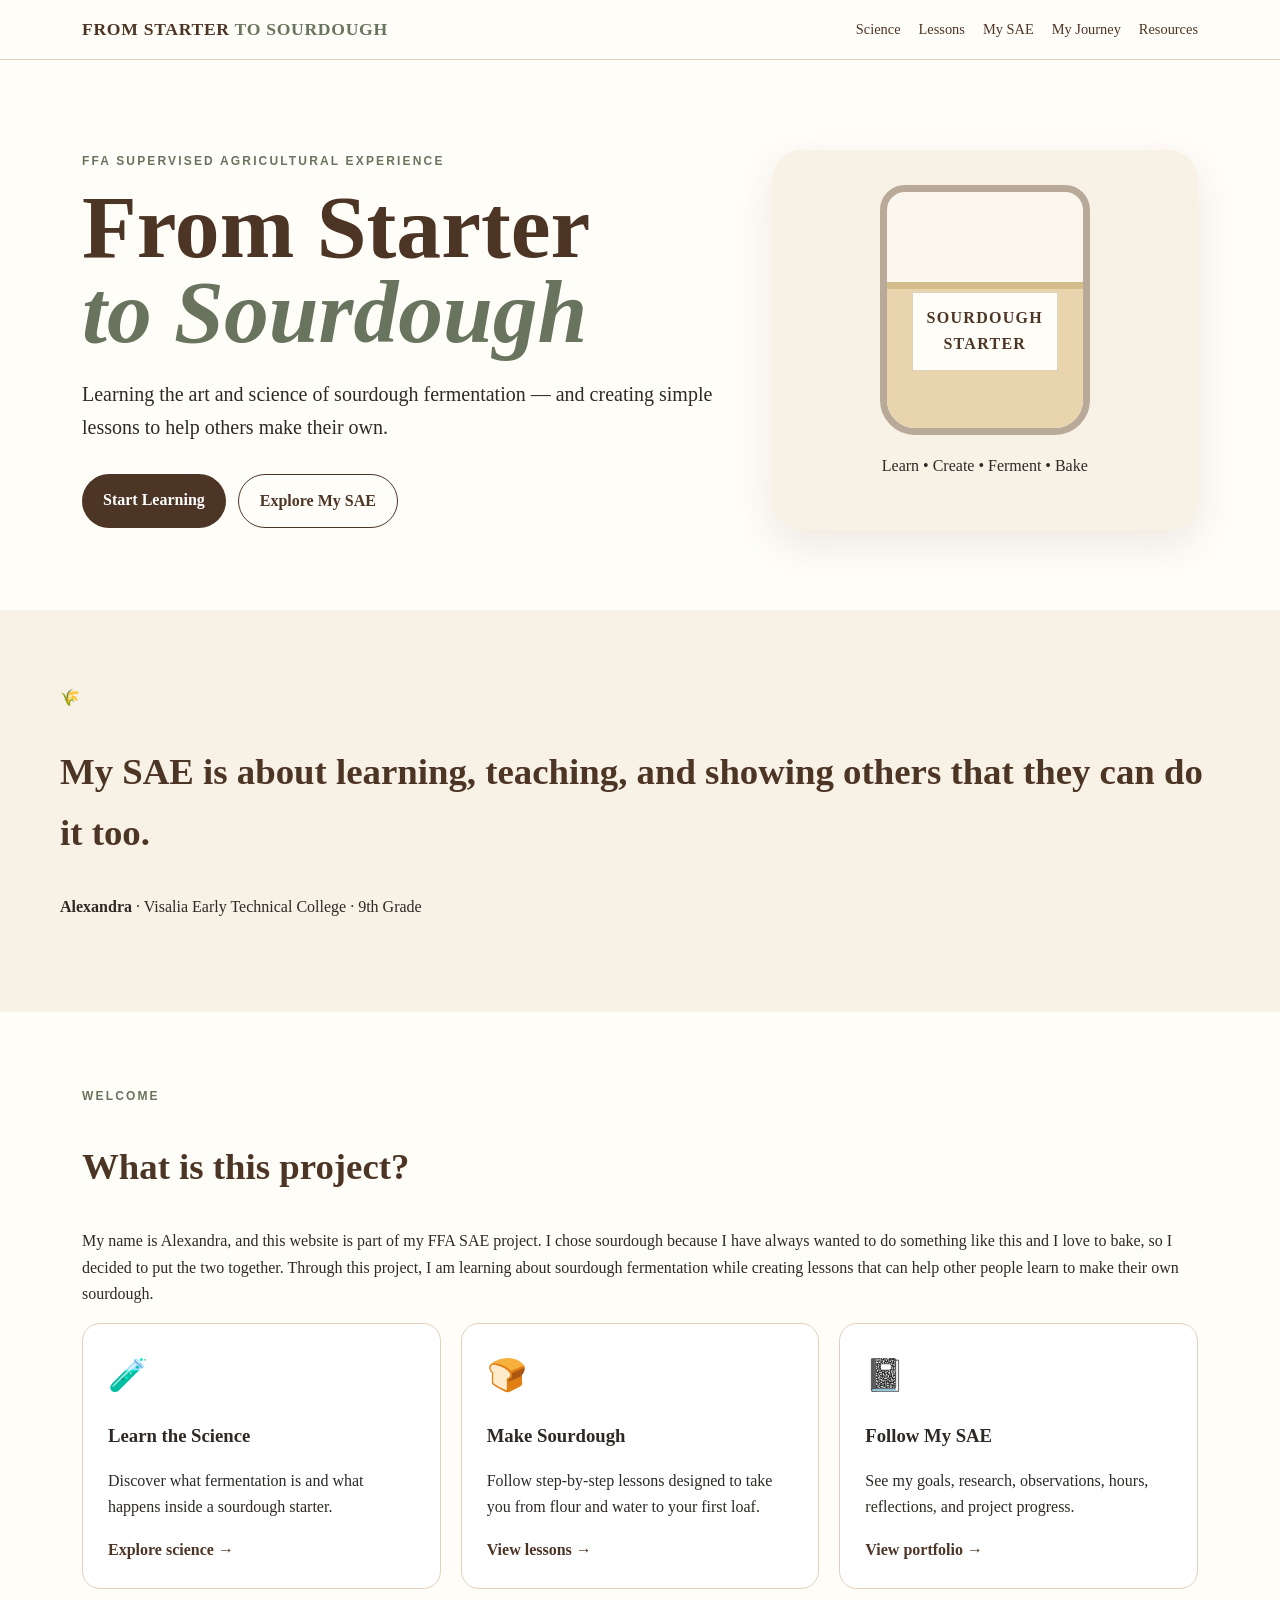
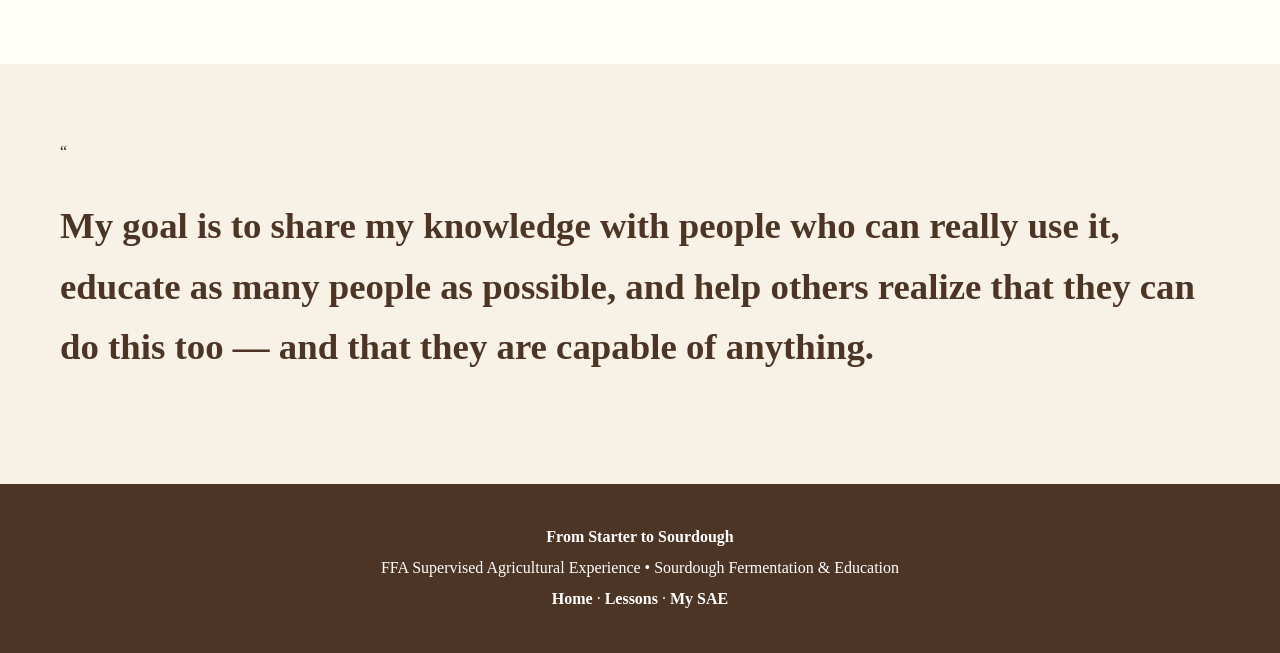
<file: index.html>
<!doctype html><html lang="en"><head><meta charset="utf-8"><meta name="viewport" content="width=device-width,initial-scale=1"><title>Home | From Starter to Sourdough</title><meta name="description" content="FFA SAE project about sourdough fermentation and education."><link rel="stylesheet" href="style.css"></head><body>
<nav class="nav"><div class="nav-inner"><a class="brand" href="index.html">FROM STARTER <span>TO SOURDOUGH</span></a><div class="links"><a href="science.html">Science</a><a href="lessons.html">Lessons</a><a href="portfolio.html">My SAE</a><a href="journey.html">My Journey</a><a href="resources.html">Resources</a></div></div></nav>
<main>
<section class="hero">
  <div class="hero-copy">
    <p class="eyebrow">FFA SUPERVISED AGRICULTURAL EXPERIENCE</p>
    <h1>From Starter<br><span>to Sourdough</span></h1>
    <p class="lead">Learning the art and science of sourdough fermentation — and creating simple lessons to help others make their own.</p>
    <div class="buttons"><a class="btn" href="lessons.html">Start Learning</a><a class="btn secondary" href="portfolio.html">Explore My SAE</a></div>
  </div>
  <div class="starter-card">
    <div class="jar"><div class="starter"></div><div class="jar-label">SOURDOUGH<br>STARTER</div></div>
    <p>Learn • Create • Ferment • Bake</p>
  </div>
</section>
<section class="section cream"><div class="quote"><span>🌾</span><h2>My SAE is about learning, teaching, and showing others that they can do it too.</h2><p><strong>Alexandra</strong> · Visalia Early Technical College · 9th Grade</p><p class="mobile-note">FFA Chapter: [ADD CHAPTER NAME WHEN KNOWN]</p></div></section>
<section class="section intro"><p class="eyebrow">WELCOME</p><h2>What is this project?</h2><p>My name is Alexandra, and this website is part of my FFA SAE project. I chose sourdough because I have always wanted to do something like this and I love to bake, so I decided to put the two together. Through this project, I am learning about sourdough fermentation while creating lessons that can help other people learn to make their own sourdough.</p><div class="cards three"><article><span>🧪</span><h3>Learn the Science</h3><p>Discover what fermentation is and what happens inside a sourdough starter.</p><a href="science.html">Explore science →</a></article><article><span>🍞</span><h3>Make Sourdough</h3><p>Follow step-by-step lessons designed to take you from flour and water to your first loaf.</p><a href="lessons.html">View lessons →</a></article><article><span>📓</span><h3>Follow My SAE</h3><p>See my goals, research, observations, hours, reflections, and project progress.</p><a href="portfolio.html">View portfolio →</a></article></div></section>
<section class="section cream"><div class="quote"><span>“</span><h2>My goal is to share my knowledge with people who can really use it, educate as many people as possible, and help others realize that they can do this too — and that they are capable of anything.</h2></div></section>
</main><footer class="footer"><p><strong>From Starter to Sourdough</strong></p><p>FFA Supervised Agricultural Experience • Sourdough Fermentation & Education</p><p><a href="index.html">Home</a> · <a href="lessons.html">Lessons</a> · <a href="portfolio.html">My SAE</a></p></footer>
</body></html>
</file>
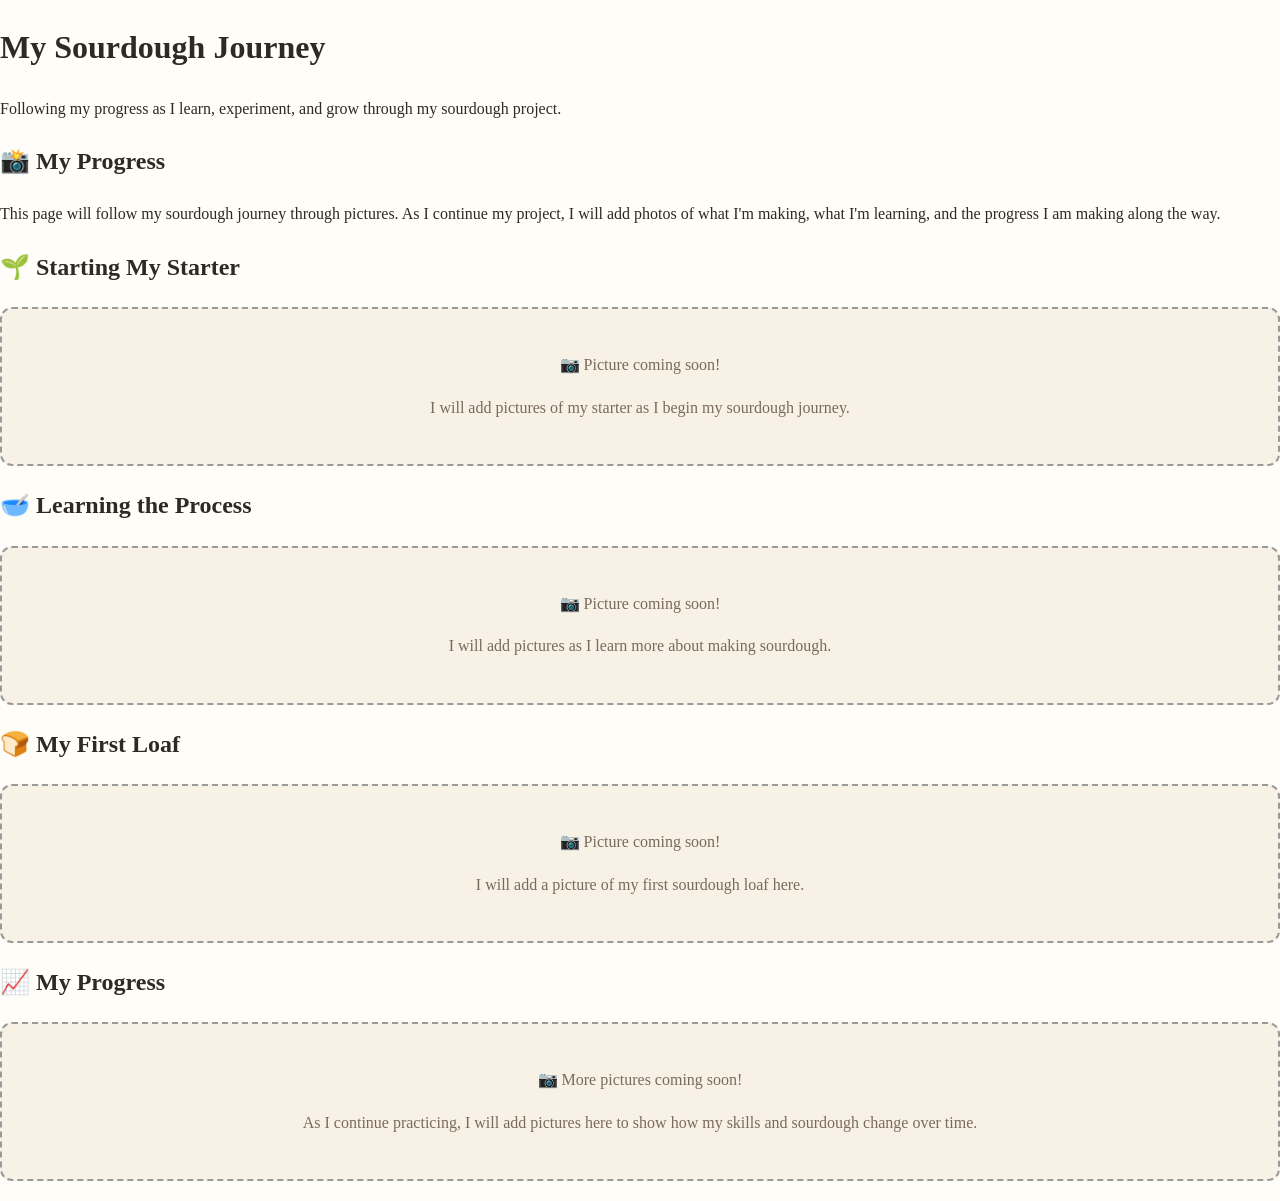
<file: journey.html>
<!DOCTYPE html>
<html lang="en"> <head> <meta charset="UTF-8"> <meta name="viewport" content="width=device-width, initial-scale=1.0"> <title>My Sourdough Journey</title> <link rel="stylesheet" href="style.css"> </head>
<body>
<header> <h1>My Sourdough Journey</h1> <p>Following my progress as I learn, experiment, and grow through my sourdough project.</p> </header>
<main>
<section>
    <h2>📸 My Progress</h2>

    <p>
        This page will follow my sourdough journey through pictures.
        As I continue my project, I will add photos of what I'm making,
        what I'm learning, and the progress I am making along the way.
    </p>
</section>


<section>
    <h2>🌱 Starting My Starter</h2>

    <div class="photo-placeholder">
        <p>📷 Picture coming soon!</p>
        <p>I will add pictures of my starter as I begin my sourdough journey.</p>
    </div>
</section>


<section>
    <h2>🥣 Learning the Process</h2>

    <div class="photo-placeholder">
        <p>📷 Picture coming soon!</p>
        <p>I will add pictures as I learn more about making sourdough.</p>
    </div>
</section>


<section>
    <h2>🍞 My First Loaf</h2>

    <div class="photo-placeholder">
        <p>📷 Picture coming soon!</p>
        <p>I will add a picture of my first sourdough loaf here.</p>
    </div>
</section>


<section>
    <h2>📈 My Progress</h2>

    <div class="photo-placeholder">
        <p>📷 More pictures coming soon!</p>
        <p>
            As I continue practicing, I will add pictures here to show
            how my skills and sourdough change over time.
        </p>
    </div>
</section>


<section>
</file>
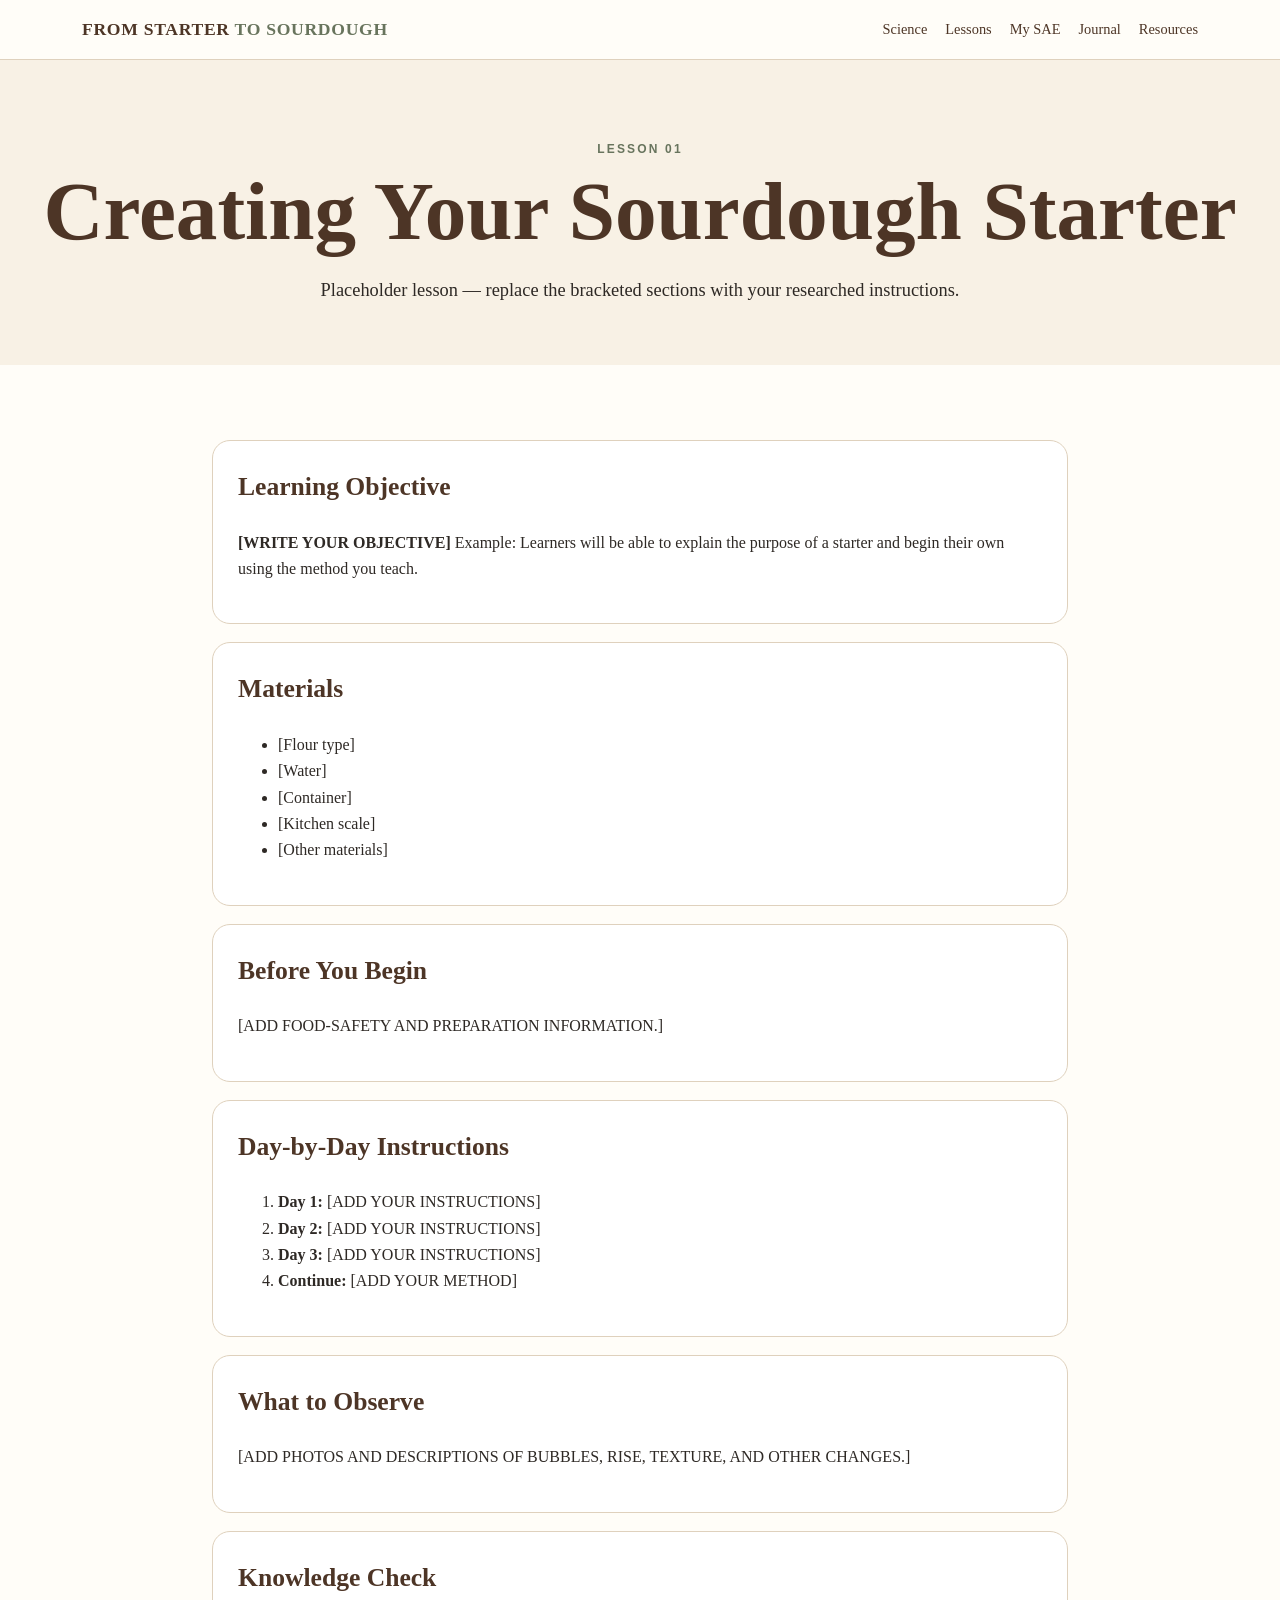
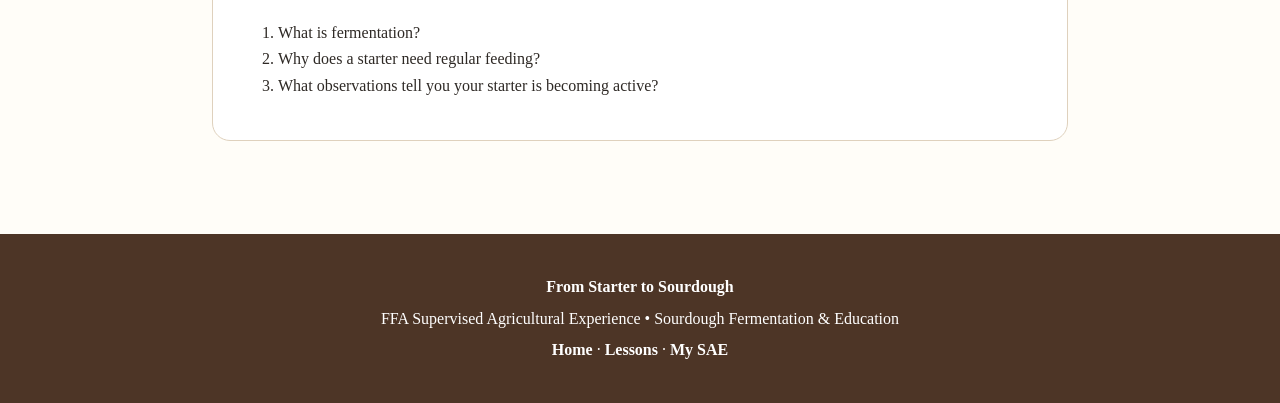
<file: lesson-1.html>
<!doctype html><html lang="en"><head><meta charset="utf-8"><meta name="viewport" content="width=device-width,initial-scale=1"><title>Lesson 1 — Creating Your Starter | From Starter to Sourdough</title><meta name="description" content="FFA SAE project about sourdough fermentation and education."><link rel="stylesheet" href="style.css"></head><body>
<nav class="nav"><div class="nav-inner"><a class="brand" href="index.html">FROM STARTER <span>TO SOURDOUGH</span></a><div class="links"><a href="science.html">Science</a><a href="lessons.html">Lessons</a><a href="portfolio.html">My SAE</a><a href="journal.html">Journal</a><a href="resources.html">Resources</a></div></div></nav>
<main>
<section class="page-head"><p class="eyebrow">LESSON 01</p><h1>Creating Your Sourdough Starter</h1><p>Placeholder lesson — replace the bracketed sections with your researched instructions.</p></section>
<section class="section lesson"><div class="lesson-box"><h2>Learning Objective</h2><p><strong>[WRITE YOUR OBJECTIVE]</strong> Example: Learners will be able to explain the purpose of a starter and begin their own using the method you teach.</p></div><div class="lesson-box"><h2>Materials</h2><ul><li>[Flour type]</li><li>[Water]</li><li>[Container]</li><li>[Kitchen scale]</li><li>[Other materials]</li></ul></div><div class="lesson-box"><h2>Before You Begin</h2><p>[ADD FOOD-SAFETY AND PREPARATION INFORMATION.]</p></div><div class="lesson-box"><h2>Day-by-Day Instructions</h2><ol><li><strong>Day 1:</strong> [ADD YOUR INSTRUCTIONS]</li><li><strong>Day 2:</strong> [ADD YOUR INSTRUCTIONS]</li><li><strong>Day 3:</strong> [ADD YOUR INSTRUCTIONS]</li><li><strong>Continue:</strong> [ADD YOUR METHOD]</li></ol></div><div class="lesson-box"><h2>What to Observe</h2><p>[ADD PHOTOS AND DESCRIPTIONS OF BUBBLES, RISE, TEXTURE, AND OTHER CHANGES.]</p></div><div class="lesson-box"><h2>Knowledge Check</h2><ol><li>What is fermentation?</li><li>Why does a starter need regular feeding?</li><li>What observations tell you your starter is becoming active?</li></ol></div></section>
</main><footer class="footer"><p><strong>From Starter to Sourdough</strong></p><p>FFA Supervised Agricultural Experience • Sourdough Fermentation & Education</p><p><a href="index.html">Home</a> · <a href="lessons.html">Lessons</a> · <a href="portfolio.html">My SAE</a></p></footer>
</body></html>
</file>
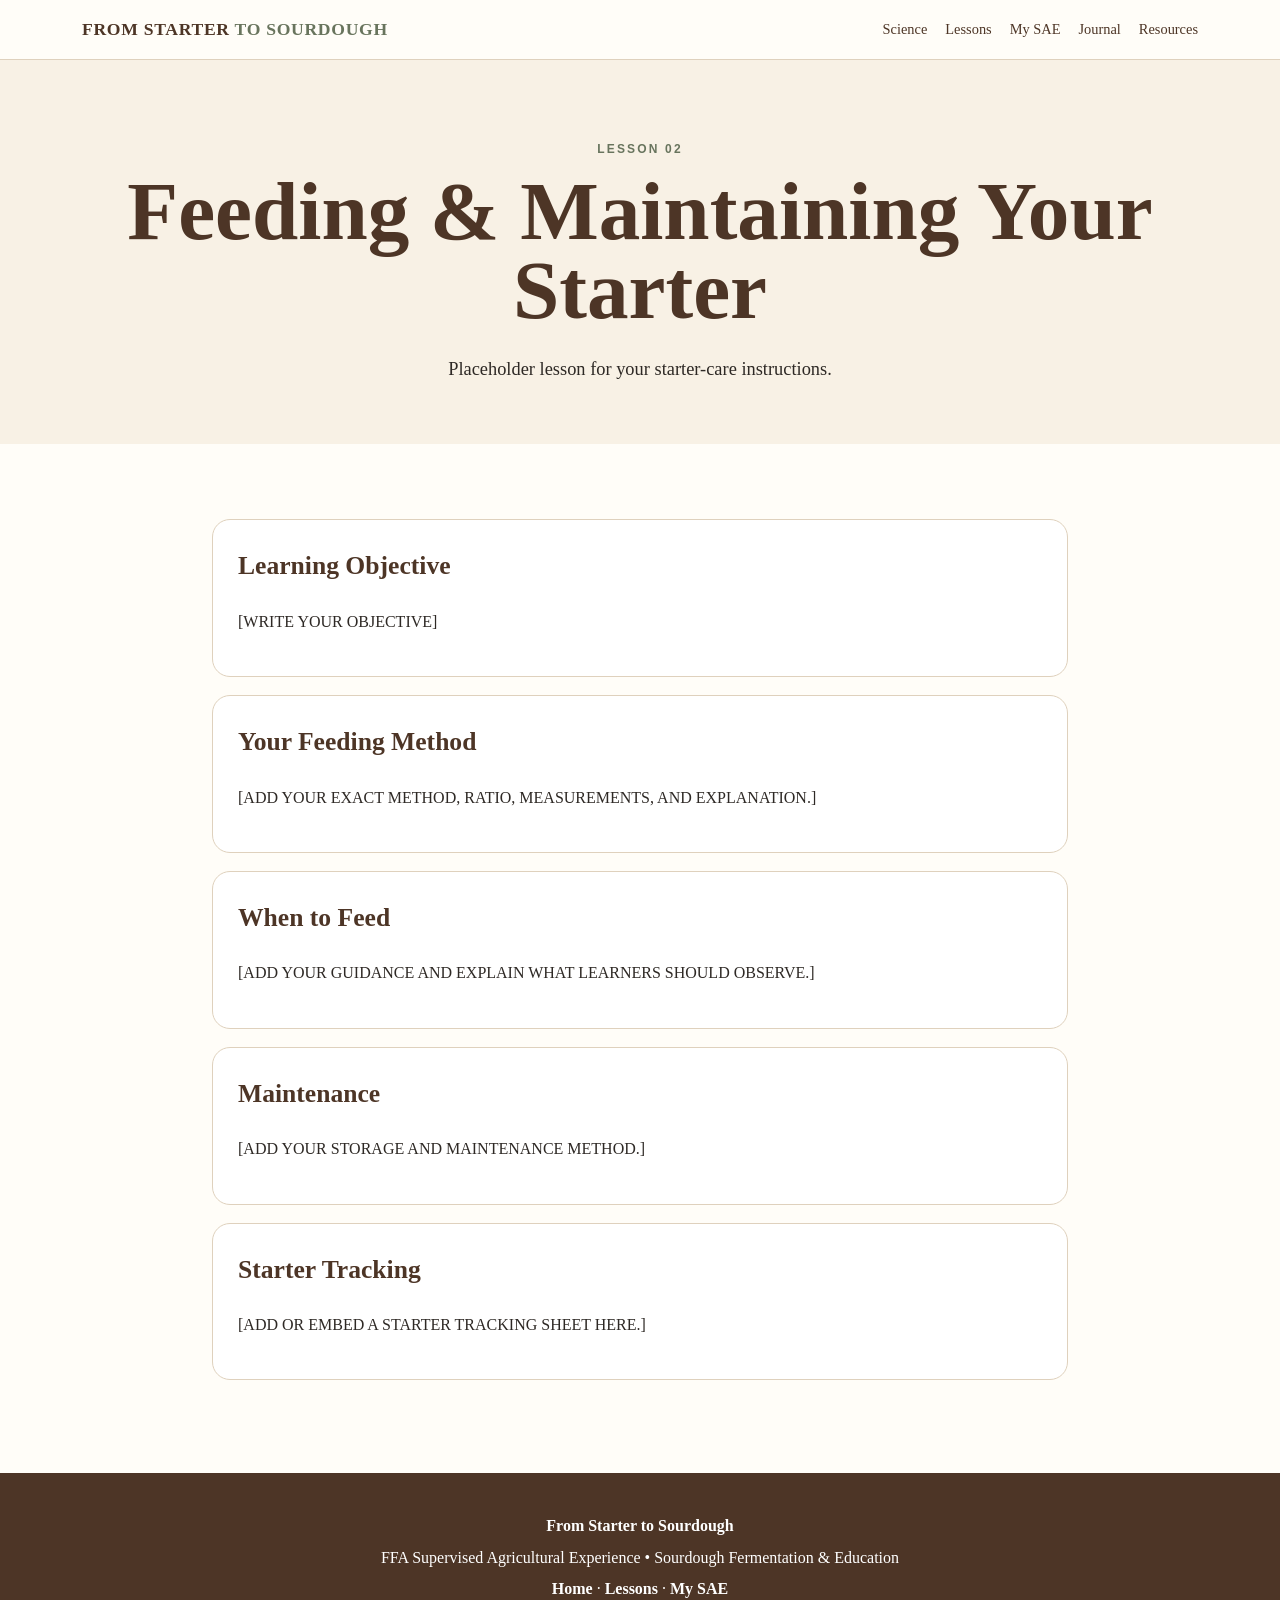
<file: lesson-2.html>
<!doctype html><html lang="en"><head><meta charset="utf-8"><meta name="viewport" content="width=device-width,initial-scale=1"><title>Lesson 2 — Feeding & Maintaining | From Starter to Sourdough</title><meta name="description" content="FFA SAE project about sourdough fermentation and education."><link rel="stylesheet" href="style.css"></head><body>
<nav class="nav"><div class="nav-inner"><a class="brand" href="index.html">FROM STARTER <span>TO SOURDOUGH</span></a><div class="links"><a href="science.html">Science</a><a href="lessons.html">Lessons</a><a href="portfolio.html">My SAE</a><a href="journal.html">Journal</a><a href="resources.html">Resources</a></div></div></nav>
<main>
<section class="page-head"><p class="eyebrow">LESSON 02</p><h1>Feeding & Maintaining Your Starter</h1><p>Placeholder lesson for your starter-care instructions.</p></section>
<section class="section lesson"><div class="lesson-box"><h2>Learning Objective</h2><p>[WRITE YOUR OBJECTIVE]</p></div><div class="lesson-box"><h2>Your Feeding Method</h2><p>[ADD YOUR EXACT METHOD, RATIO, MEASUREMENTS, AND EXPLANATION.]</p></div><div class="lesson-box"><h2>When to Feed</h2><p>[ADD YOUR GUIDANCE AND EXPLAIN WHAT LEARNERS SHOULD OBSERVE.]</p></div><div class="lesson-box"><h2>Maintenance</h2><p>[ADD YOUR STORAGE AND MAINTENANCE METHOD.]</p></div><div class="lesson-box"><h2>Starter Tracking</h2><p>[ADD OR EMBED A STARTER TRACKING SHEET HERE.]</p></div></section>
</main><footer class="footer"><p><strong>From Starter to Sourdough</strong></p><p>FFA Supervised Agricultural Experience • Sourdough Fermentation & Education</p><p><a href="index.html">Home</a> · <a href="lessons.html">Lessons</a> · <a href="portfolio.html">My SAE</a></p></footer>
</body></html>
</file>
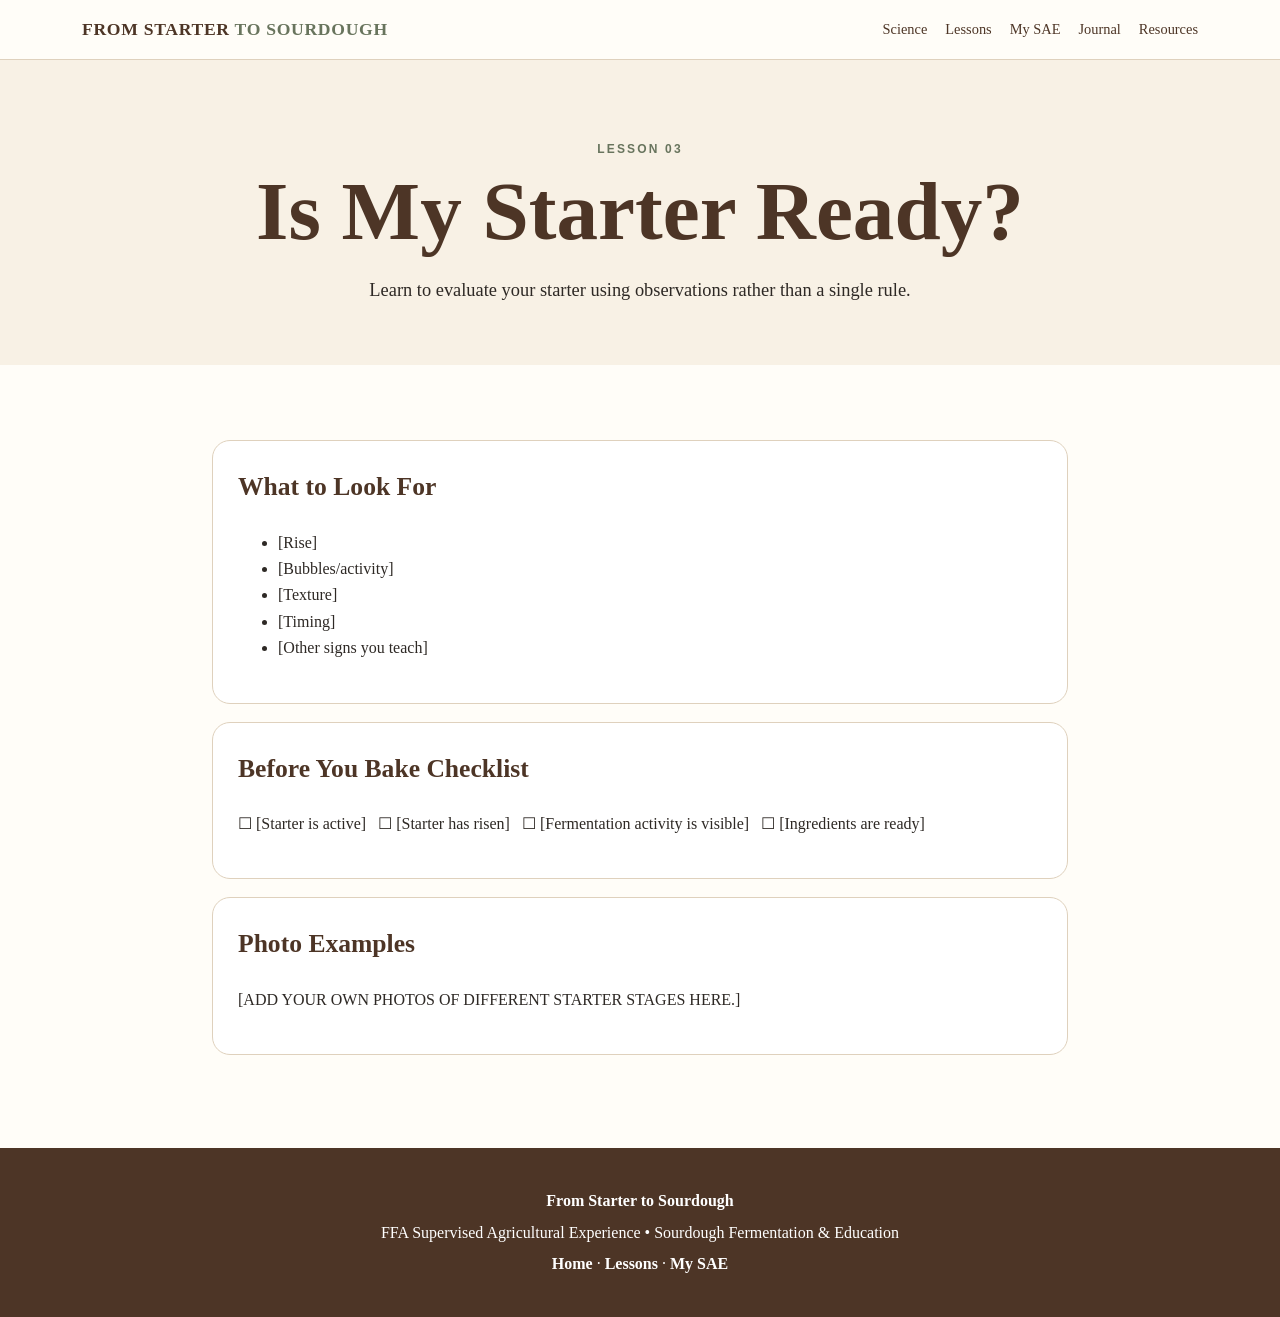
<file: lesson-3.html>
<!doctype html><html lang="en"><head><meta charset="utf-8"><meta name="viewport" content="width=device-width,initial-scale=1"><title>Lesson 3 — Is My Starter Ready? | From Starter to Sourdough</title><meta name="description" content="FFA SAE project about sourdough fermentation and education."><link rel="stylesheet" href="style.css"></head><body>
<nav class="nav"><div class="nav-inner"><a class="brand" href="index.html">FROM STARTER <span>TO SOURDOUGH</span></a><div class="links"><a href="science.html">Science</a><a href="lessons.html">Lessons</a><a href="portfolio.html">My SAE</a><a href="journal.html">Journal</a><a href="resources.html">Resources</a></div></div></nav>
<main>
<section class="page-head"><p class="eyebrow">LESSON 03</p><h1>Is My Starter Ready?</h1><p>Learn to evaluate your starter using observations rather than a single rule.</p></section>
<section class="section lesson"><div class="lesson-box"><h2>What to Look For</h2><ul><li>[Rise]</li><li>[Bubbles/activity]</li><li>[Texture]</li><li>[Timing]</li><li>[Other signs you teach]</li></ul></div><div class="lesson-box"><h2>Before You Bake Checklist</h2><p>☐ [Starter is active] &nbsp; ☐ [Starter has risen] &nbsp; ☐ [Fermentation activity is visible] &nbsp; ☐ [Ingredients are ready]</p></div><div class="lesson-box"><h2>Photo Examples</h2><p>[ADD YOUR OWN PHOTOS OF DIFFERENT STARTER STAGES HERE.]</p></div></section>
</main><footer class="footer"><p><strong>From Starter to Sourdough</strong></p><p>FFA Supervised Agricultural Experience • Sourdough Fermentation & Education</p><p><a href="index.html">Home</a> · <a href="lessons.html">Lessons</a> · <a href="portfolio.html">My SAE</a></p></footer>
</body></html>
</file>
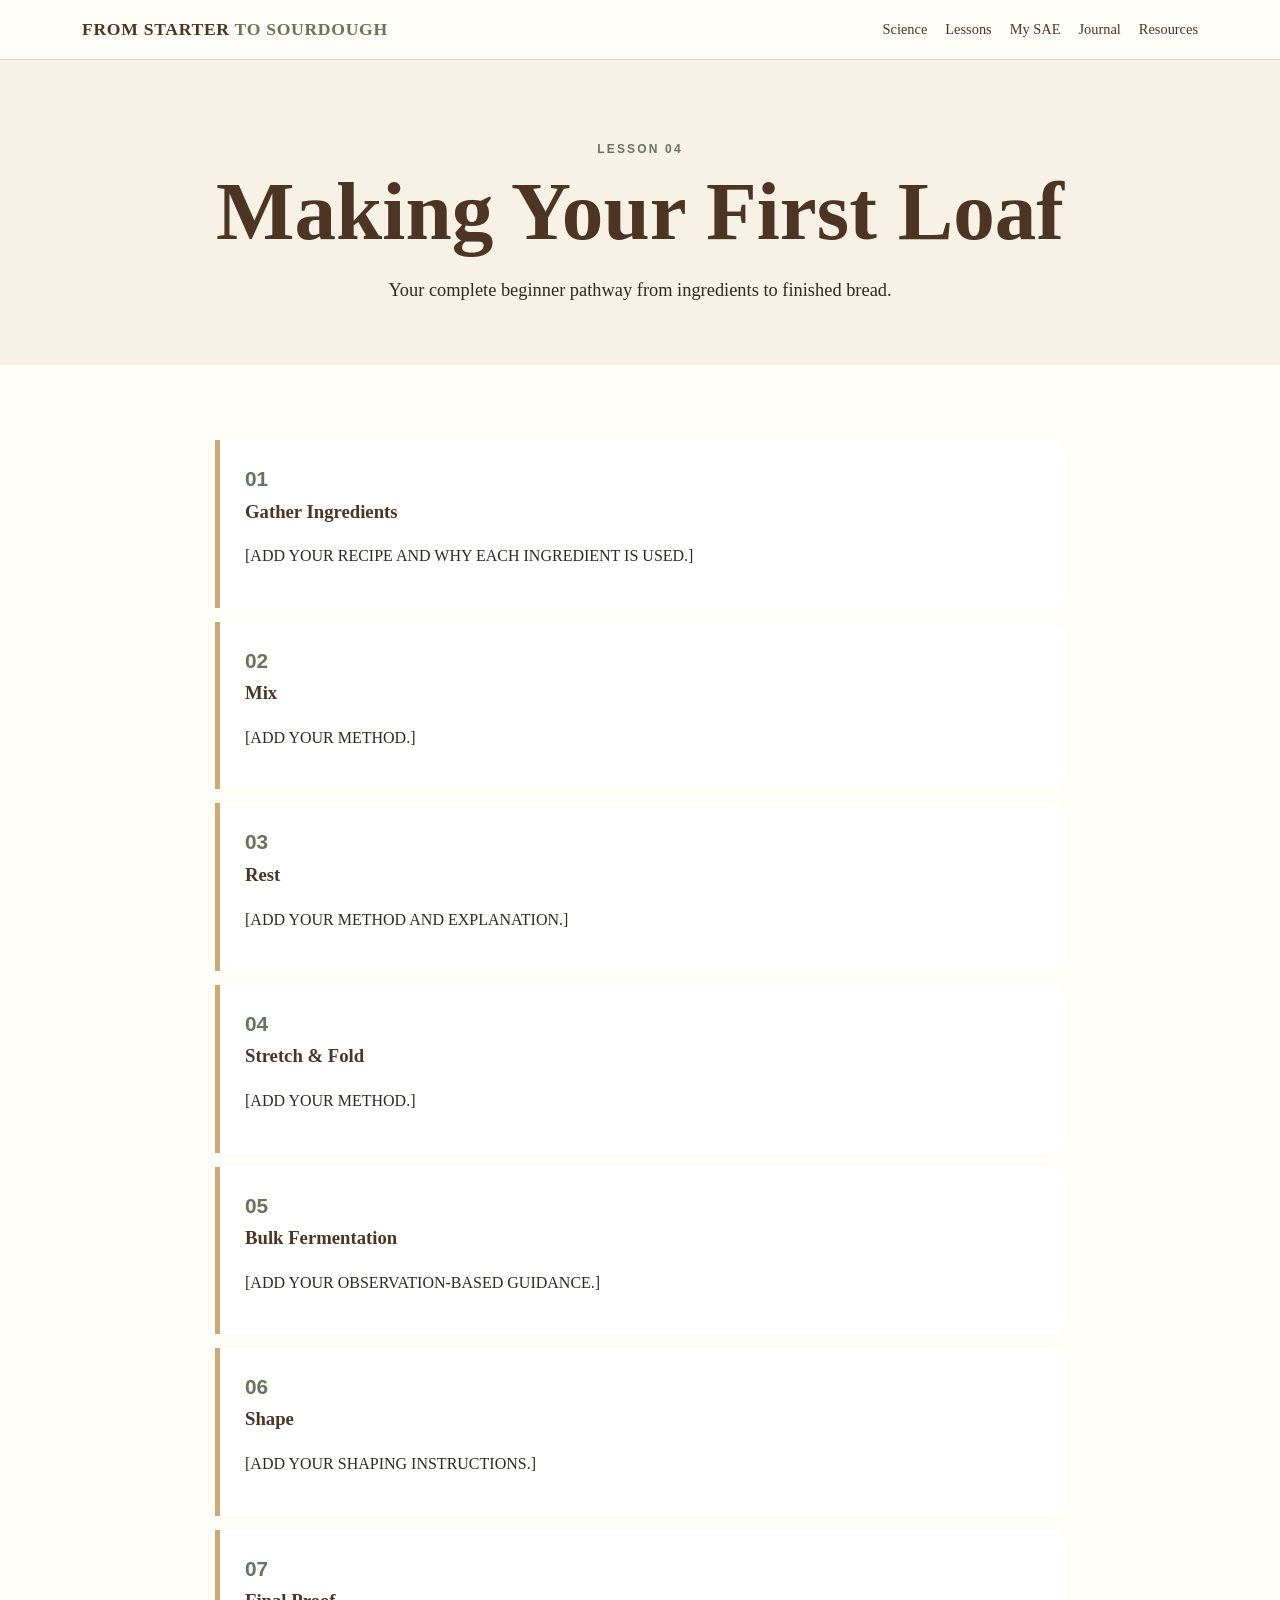
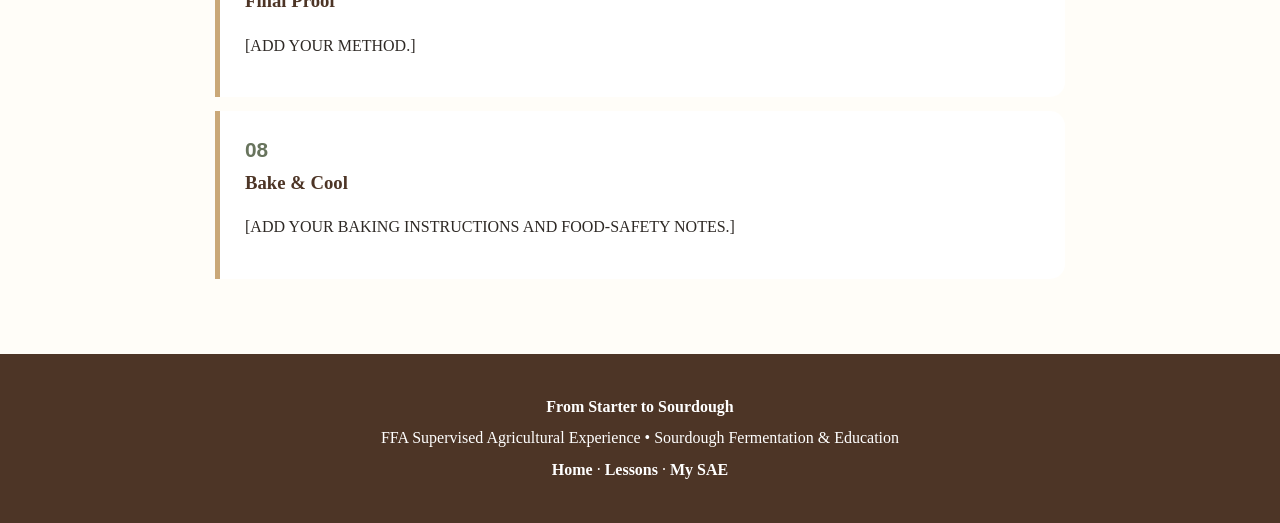
<file: lesson-4.html>
<!doctype html><html lang="en"><head><meta charset="utf-8"><meta name="viewport" content="width=device-width,initial-scale=1"><title>Lesson 4 — Making Your First Loaf | From Starter to Sourdough</title><meta name="description" content="FFA SAE project about sourdough fermentation and education."><link rel="stylesheet" href="style.css"></head><body>
<nav class="nav"><div class="nav-inner"><a class="brand" href="index.html">FROM STARTER <span>TO SOURDOUGH</span></a><div class="links"><a href="science.html">Science</a><a href="lessons.html">Lessons</a><a href="portfolio.html">My SAE</a><a href="journal.html">Journal</a><a href="resources.html">Resources</a></div></div></nav>
<main>
<section class="page-head"><p class="eyebrow">LESSON 04</p><h1>Making Your First Loaf</h1><p>Your complete beginner pathway from ingredients to finished bread.</p></section>
<section class="section"><div class="timeline"><div><b>01</b><h3>Gather Ingredients</h3><p>[ADD YOUR RECIPE AND WHY EACH INGREDIENT IS USED.]</p></div><div><b>02</b><h3>Mix</h3><p>[ADD YOUR METHOD.]</p></div><div><b>03</b><h3>Rest</h3><p>[ADD YOUR METHOD AND EXPLANATION.]</p></div><div><b>04</b><h3>Stretch & Fold</h3><p>[ADD YOUR METHOD.]</p></div><div><b>05</b><h3>Bulk Fermentation</h3><p>[ADD YOUR OBSERVATION-BASED GUIDANCE.]</p></div><div><b>06</b><h3>Shape</h3><p>[ADD YOUR SHAPING INSTRUCTIONS.]</p></div><div><b>07</b><h3>Final Proof</h3><p>[ADD YOUR METHOD.]</p></div><div><b>08</b><h3>Bake & Cool</h3><p>[ADD YOUR BAKING INSTRUCTIONS AND FOOD-SAFETY NOTES.]</p></div></div></section>
</main><footer class="footer"><p><strong>From Starter to Sourdough</strong></p><p>FFA Supervised Agricultural Experience • Sourdough Fermentation & Education</p><p><a href="index.html">Home</a> · <a href="lessons.html">Lessons</a> · <a href="portfolio.html">My SAE</a></p></footer>
</body></html>
</file>
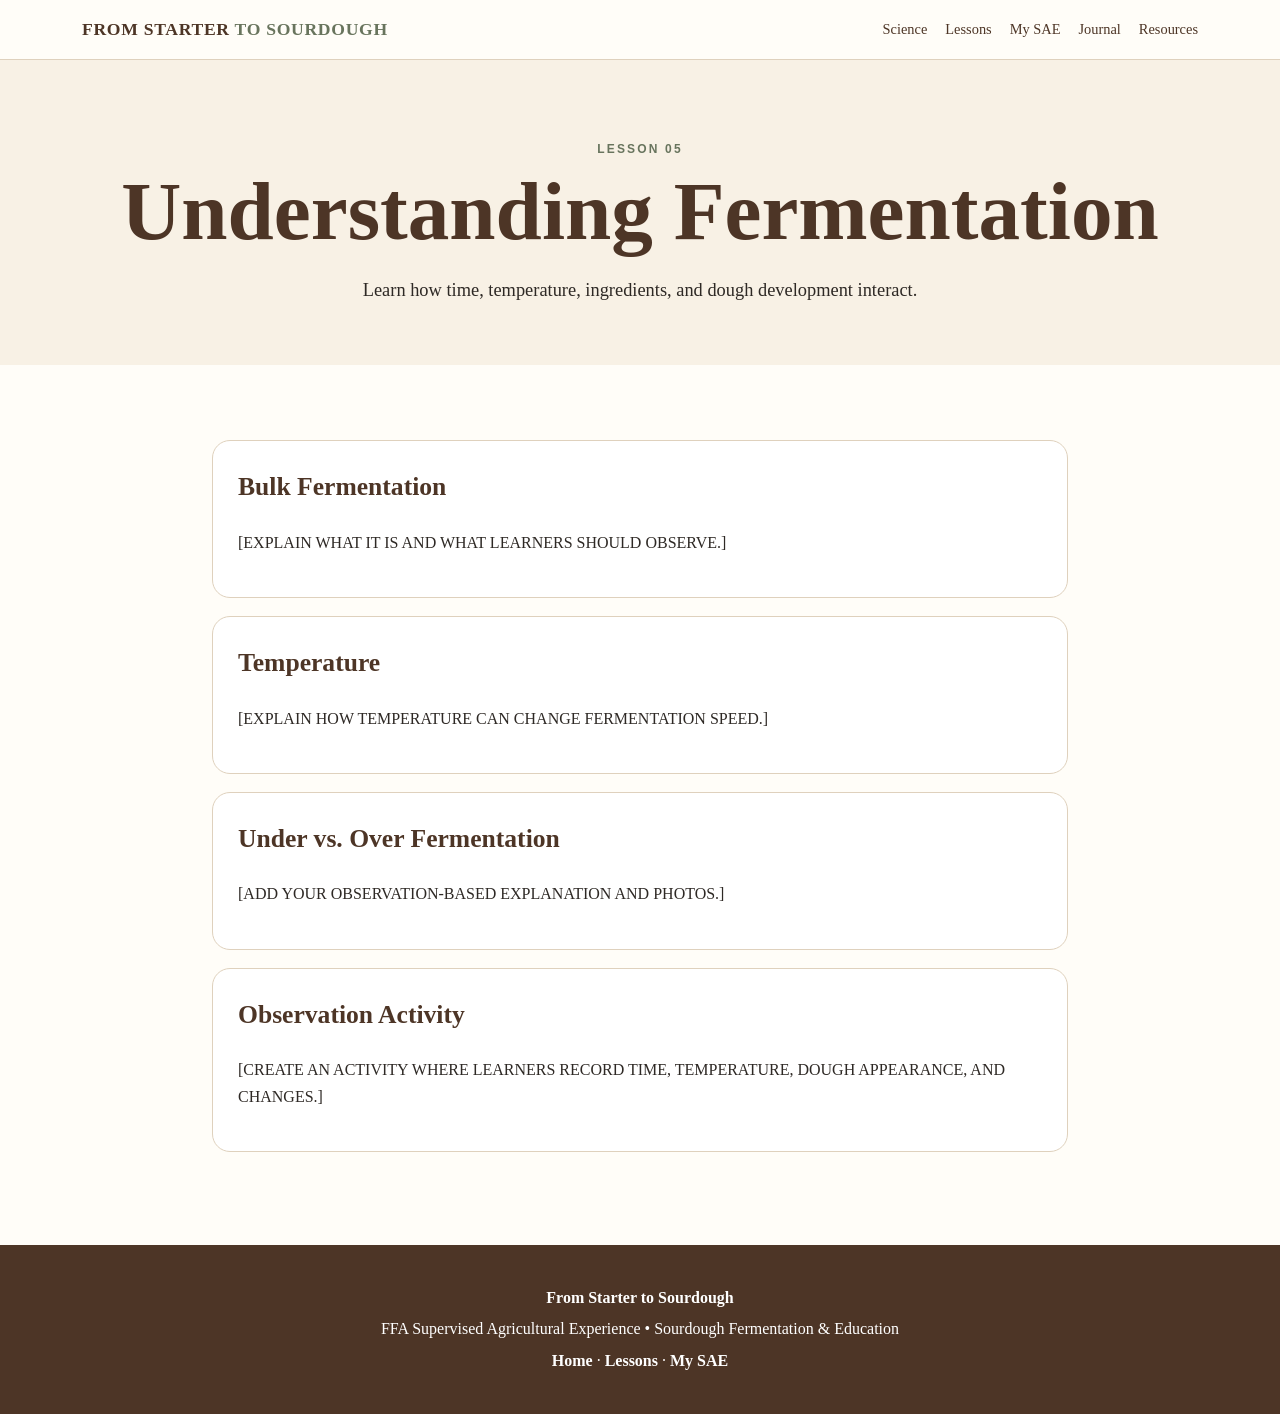
<file: lesson-5.html>
<!doctype html><html lang="en"><head><meta charset="utf-8"><meta name="viewport" content="width=device-width,initial-scale=1"><title>Lesson 5 — Understanding Fermentation | From Starter to Sourdough</title><meta name="description" content="FFA SAE project about sourdough fermentation and education."><link rel="stylesheet" href="style.css"></head><body>
<nav class="nav"><div class="nav-inner"><a class="brand" href="index.html">FROM STARTER <span>TO SOURDOUGH</span></a><div class="links"><a href="science.html">Science</a><a href="lessons.html">Lessons</a><a href="portfolio.html">My SAE</a><a href="journal.html">Journal</a><a href="resources.html">Resources</a></div></div></nav>
<main>
<section class="page-head"><p class="eyebrow">LESSON 05</p><h1>Understanding Fermentation</h1><p>Learn how time, temperature, ingredients, and dough development interact.</p></section>
<section class="section lesson"><div class="lesson-box"><h2>Bulk Fermentation</h2><p>[EXPLAIN WHAT IT IS AND WHAT LEARNERS SHOULD OBSERVE.]</p></div><div class="lesson-box"><h2>Temperature</h2><p>[EXPLAIN HOW TEMPERATURE CAN CHANGE FERMENTATION SPEED.]</p></div><div class="lesson-box"><h2>Under vs. Over Fermentation</h2><p>[ADD YOUR OBSERVATION-BASED EXPLANATION AND PHOTOS.]</p></div><div class="lesson-box"><h2>Observation Activity</h2><p>[CREATE AN ACTIVITY WHERE LEARNERS RECORD TIME, TEMPERATURE, DOUGH APPEARANCE, AND CHANGES.]</p></div></section>
</main><footer class="footer"><p><strong>From Starter to Sourdough</strong></p><p>FFA Supervised Agricultural Experience • Sourdough Fermentation & Education</p><p><a href="index.html">Home</a> · <a href="lessons.html">Lessons</a> · <a href="portfolio.html">My SAE</a></p></footer>
</body></html>
</file>
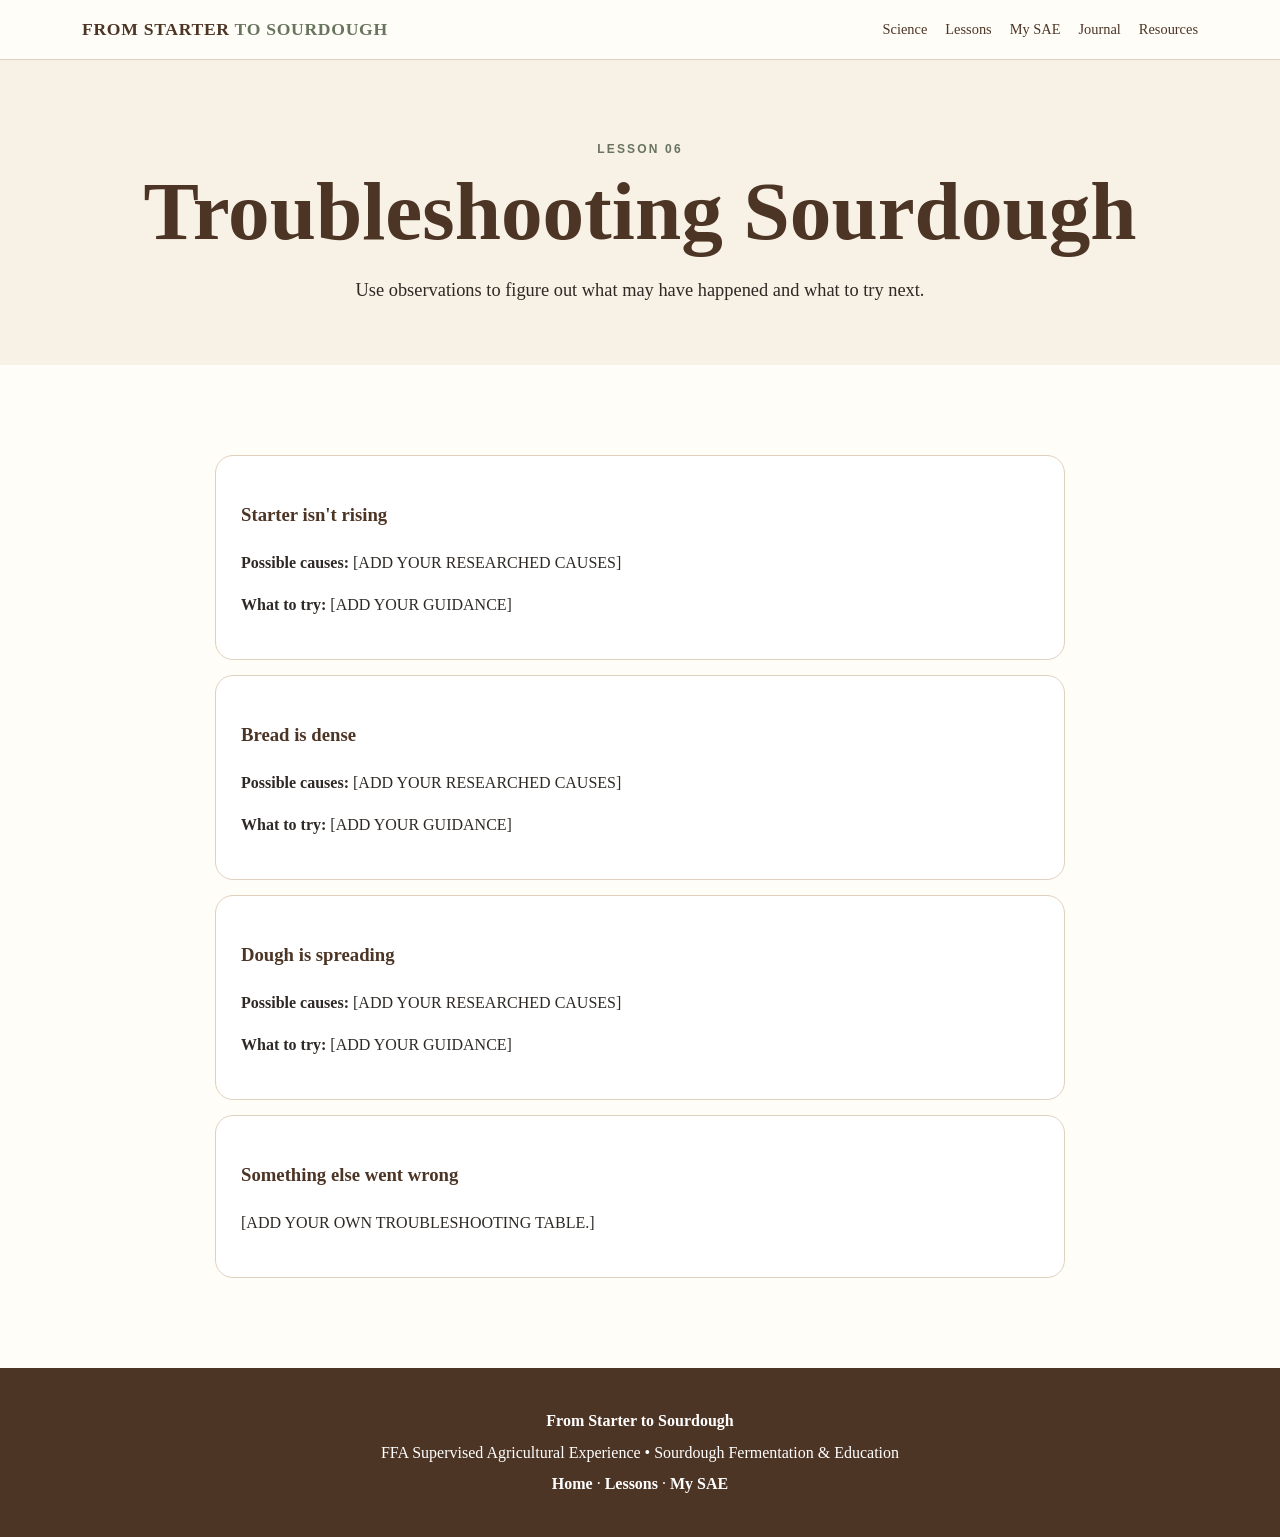
<file: lesson-6.html>
<!doctype html><html lang="en"><head><meta charset="utf-8"><meta name="viewport" content="width=device-width,initial-scale=1"><title>Lesson 6 — Troubleshooting | From Starter to Sourdough</title><meta name="description" content="FFA SAE project about sourdough fermentation and education."><link rel="stylesheet" href="style.css"></head><body>
<nav class="nav"><div class="nav-inner"><a class="brand" href="index.html">FROM STARTER <span>TO SOURDOUGH</span></a><div class="links"><a href="science.html">Science</a><a href="lessons.html">Lessons</a><a href="portfolio.html">My SAE</a><a href="journal.html">Journal</a><a href="resources.html">Resources</a></div></div></nav>
<main>
<section class="page-head"><p class="eyebrow">LESSON 06</p><h1>Troubleshooting Sourdough</h1><p>Use observations to figure out what may have happened and what to try next.</p></section>
<section class="section"><div class="problem"><h3>Starter isn't rising</h3><p><strong>Possible causes:</strong> [ADD YOUR RESEARCHED CAUSES]</p><p><strong>What to try:</strong> [ADD YOUR GUIDANCE]</p></div><div class="problem"><h3>Bread is dense</h3><p><strong>Possible causes:</strong> [ADD YOUR RESEARCHED CAUSES]</p><p><strong>What to try:</strong> [ADD YOUR GUIDANCE]</p></div><div class="problem"><h3>Dough is spreading</h3><p><strong>Possible causes:</strong> [ADD YOUR RESEARCHED CAUSES]</p><p><strong>What to try:</strong> [ADD YOUR GUIDANCE]</p></div><div class="problem"><h3>Something else went wrong</h3><p>[ADD YOUR OWN TROUBLESHOOTING TABLE.]</p></div></section>
</main><footer class="footer"><p><strong>From Starter to Sourdough</strong></p><p>FFA Supervised Agricultural Experience • Sourdough Fermentation & Education</p><p><a href="index.html">Home</a> · <a href="lessons.html">Lessons</a> · <a href="portfolio.html">My SAE</a></p></footer>
</body></html>
</file>
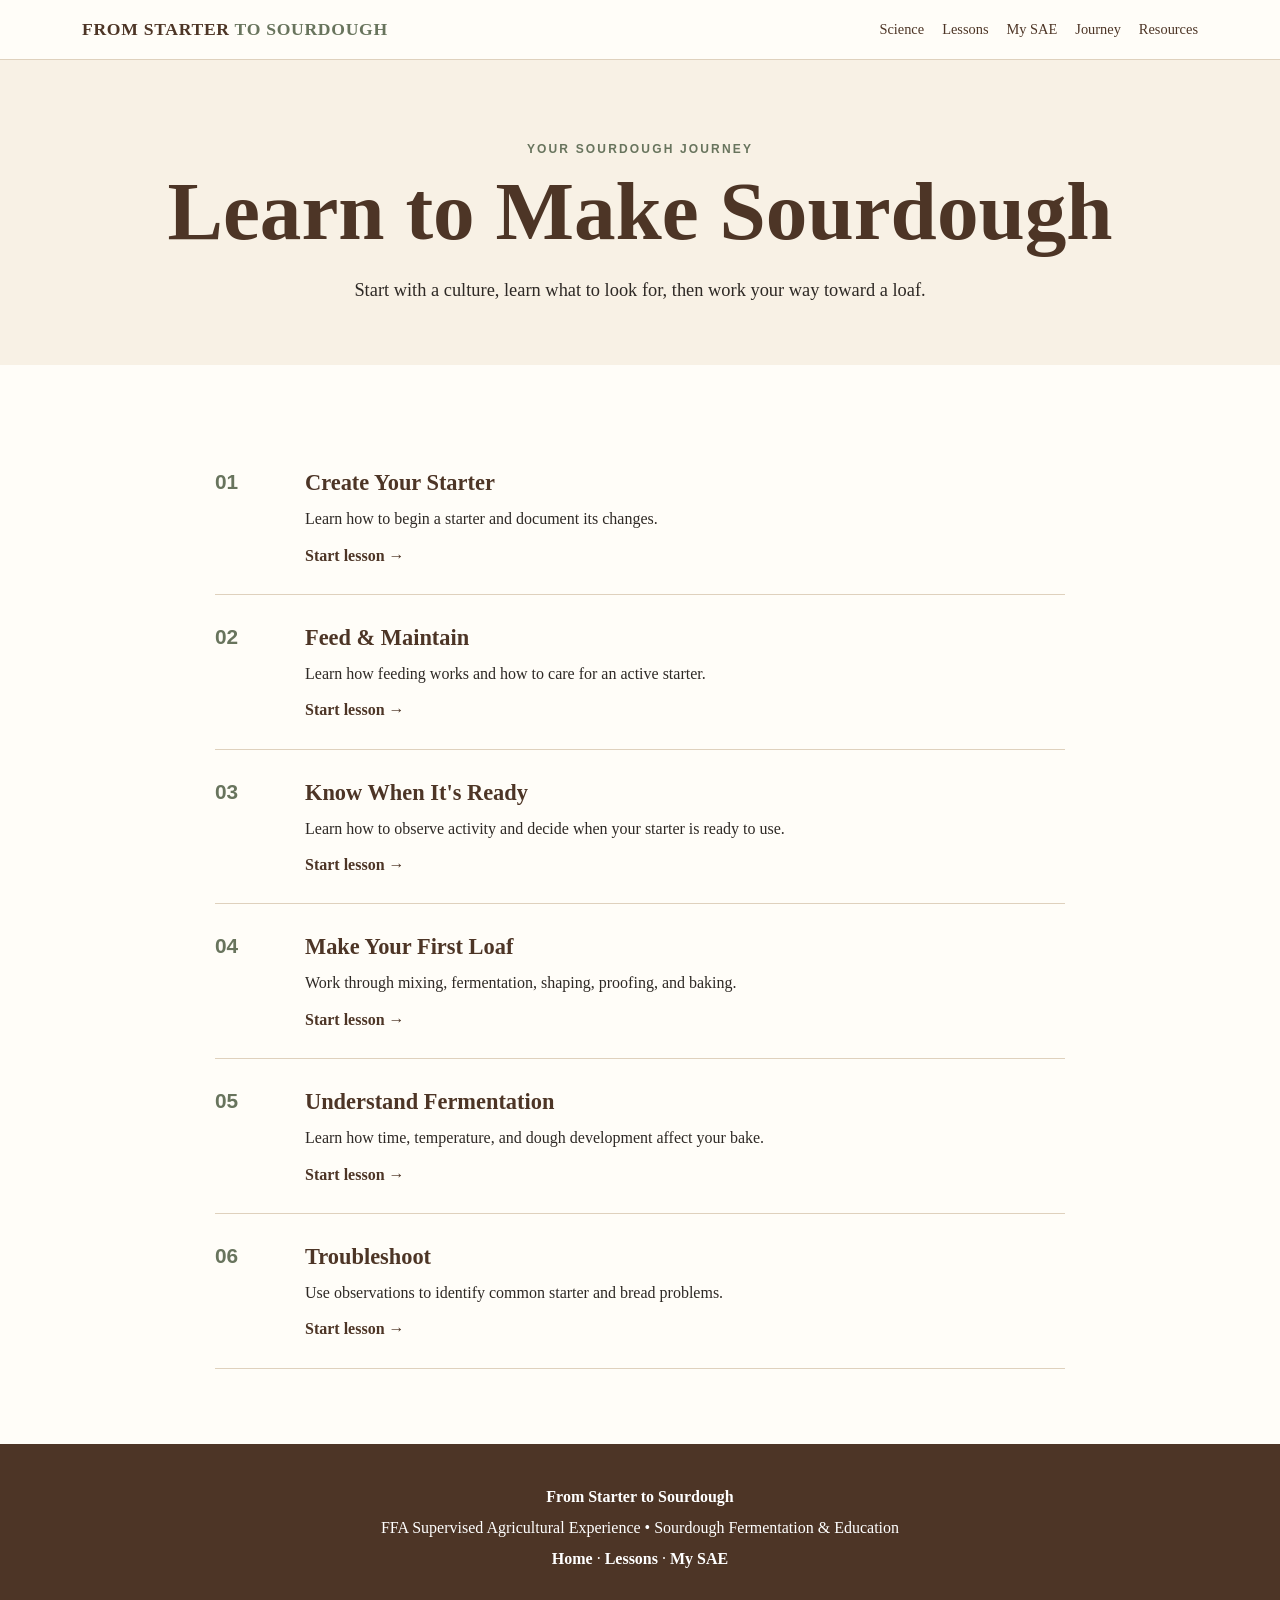
<file: lessons.html>
<!doctype html><html lang="en"><head><meta charset="utf-8"><meta name="viewport" content="width=device-width,initial-scale=1"><title>Learn to Make Sourdough | From Starter to Sourdough</title><meta name="description" content="FFA SAE project about sourdough fermentation and education."><link rel="stylesheet" href="style.css"></head><body>
<nav class="nav"><div class="nav-inner"><a class="brand" href="index.html">FROM STARTER <span>TO SOURDOUGH</span></a><div class="links"><a href="science.html">Science</a><a href="lessons.html">Lessons</a><a href="portfolio.html">My SAE</a><a href="journy.html">Journey</a><a href="resources.html">Resources</a></div></div></nav>
<main>
<section class="page-head"><p class="eyebrow">YOUR SOURDOUGH JOURNEY</p><h1>Learn to Make Sourdough</h1><p>Start with a culture, learn what to look for, then work your way toward a loaf.</p></section>
<section class="section"><div class="steps"><div class="step"><b>01</b><div><h3>Create Your Starter</h3><p>Learn how to begin a starter and document its changes.</p><a href="lesson-1.html">Start lesson →</a></div></div><div class="step"><b>02</b><div><h3>Feed & Maintain</h3><p>Learn how feeding works and how to care for an active starter.</p><a href="lesson-2.html">Start lesson →</a></div></div><div class="step"><b>03</b><div><h3>Know When It's Ready</h3><p>Learn how to observe activity and decide when your starter is ready to use.</p><a href="lesson-3.html">Start lesson →</a></div></div><div class="step"><b>04</b><div><h3>Make Your First Loaf</h3><p>Work through mixing, fermentation, shaping, proofing, and baking.</p><a href="lesson-4.html">Start lesson →</a></div></div><div class="step"><b>05</b><div><h3>Understand Fermentation</h3><p>Learn how time, temperature, and dough development affect your bake.</p><a href="lesson-5.html">Start lesson →</a></div></div><div class="step"><b>06</b><div><h3>Troubleshoot</h3><p>Use observations to identify common starter and bread problems.</p><a href="lesson-6.html">Start lesson →</a></div></div></div></section>
</main><footer class="footer"><p><strong>From Starter to Sourdough</strong></p><p>FFA Supervised Agricultural Experience • Sourdough Fermentation & Education</p><p><a href="index.html">Home</a> · <a href="lessons.html">Lessons</a> · <a href="portfolio.html">My SAE</a></p></footer>
</body></html>
</file>
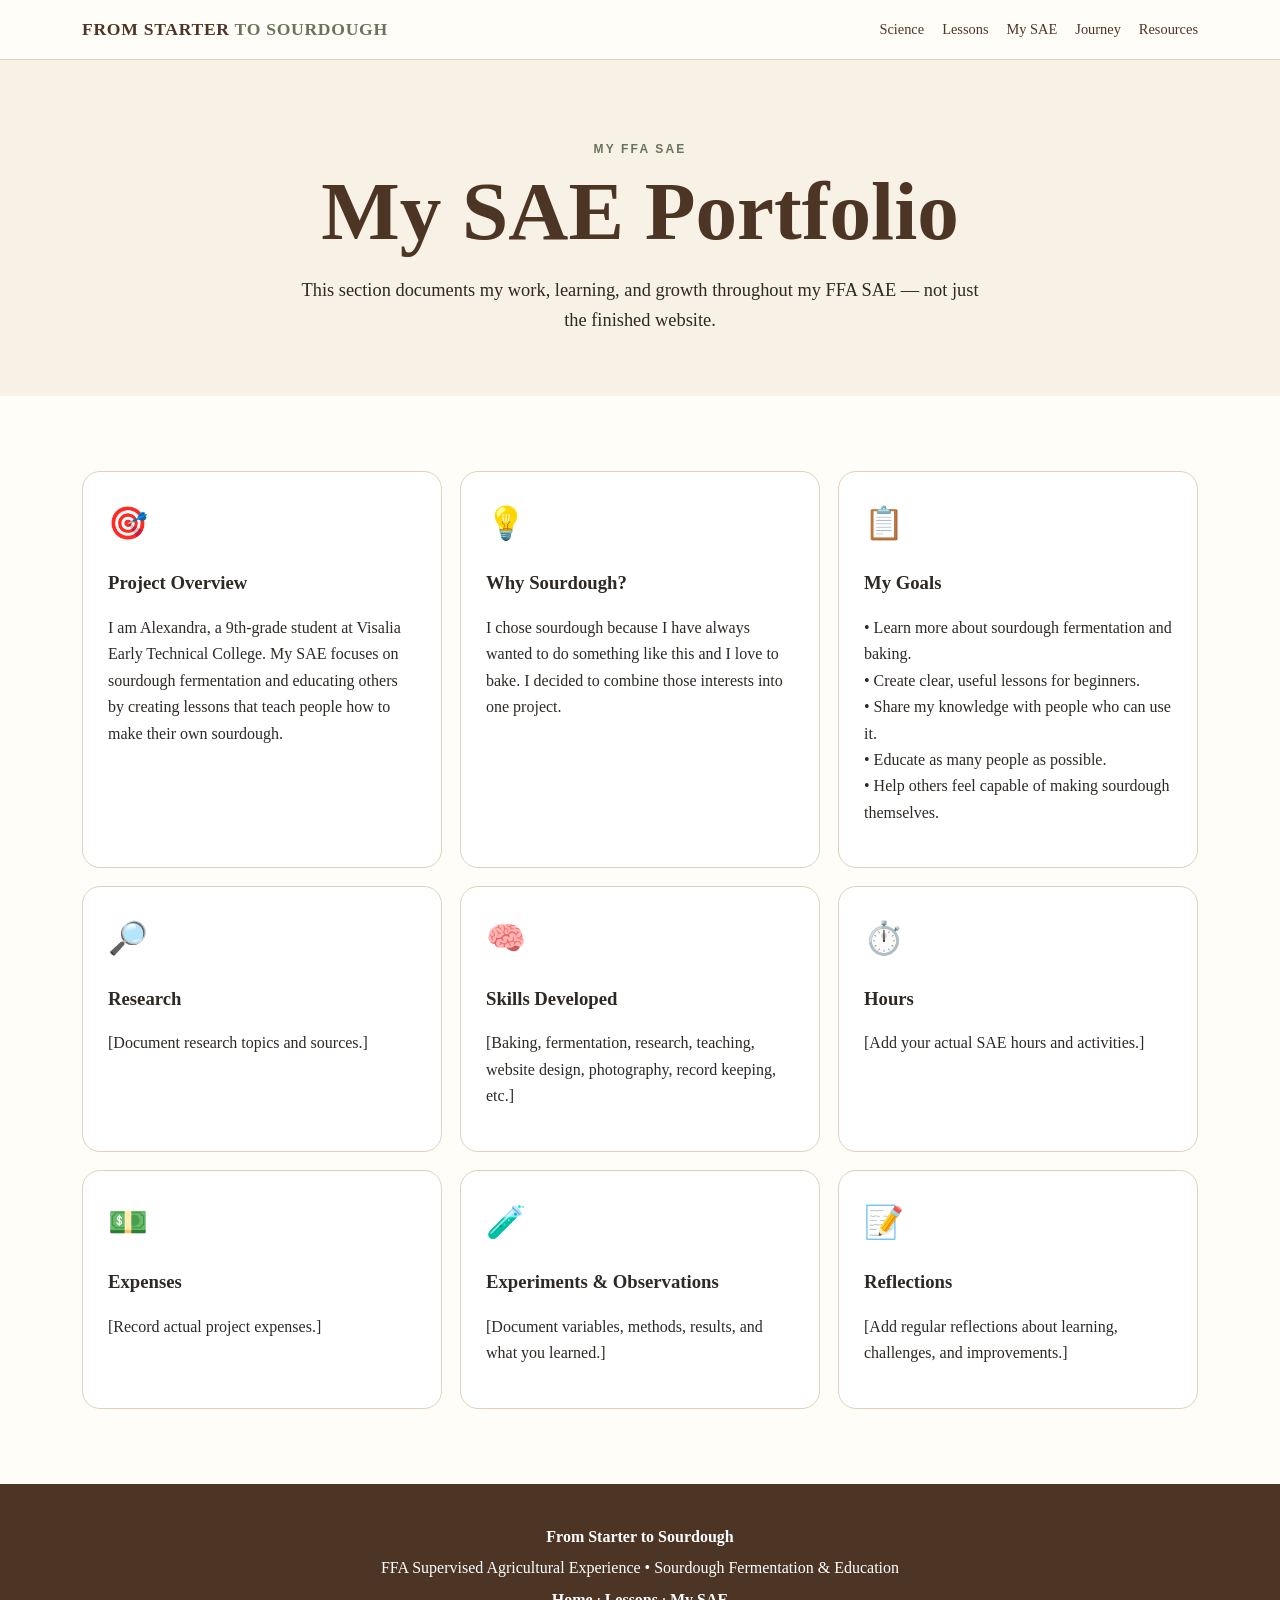
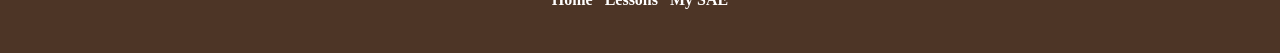
<file: portfolio.html>
<!doctype html><html lang="en"><head><meta charset="utf-8"><meta name="viewport" content="width=device-width,initial-scale=1"><title>My SAE Portfolio | From Starter to Sourdough</title><meta name="description" content="FFA SAE project about sourdough fermentation and education."><link rel="stylesheet" href="style.css"></head><body>
<nav class="nav"><div class="nav-inner"><a class="brand" href="index.html">FROM STARTER <span>TO SOURDOUGH</span></a><div class="links"><a href="science.html">Science</a><a href="lessons.html">Lessons</a><a href="portfolio.html">My SAE</a><a href="journey.html">Journey</a><a href="resources.html">Resources</a></div></div></nav>
<main>
<section class="page-head"><p class="eyebrow">MY FFA SAE</p><h1>My SAE Portfolio</h1><p>This section documents my work, learning, and growth throughout my FFA SAE — not just the finished website.</p></section>
<section class="section portfolio-grid"><article><span>🎯</span><h3>Project Overview</h3><p>I am Alexandra, a 9th-grade student at Visalia Early Technical College. My SAE focuses on sourdough fermentation and educating others by creating lessons that teach people how to make their own sourdough.</p></article><article><span>💡</span><h3>Why Sourdough?</h3><p>I chose sourdough because I have always wanted to do something like this and I love to bake. I decided to combine those interests into one project.</p></article><article><span>📋</span><h3>My Goals</h3><p>• Learn more about sourdough fermentation and baking.<br>• Create clear, useful lessons for beginners.<br>• Share my knowledge with people who can use it.<br>• Educate as many people as possible.<br>• Help others feel capable of making sourdough themselves.</p></article><article><span>🔎</span><h3>Research</h3><p>[Document research topics and sources.]</p></article><article><span>🧠</span><h3>Skills Developed</h3><p>[Baking, fermentation, research, teaching, website design, photography, record keeping, etc.]</p></article><article><span>⏱️</span><h3>Hours</h3><p>[Add your actual SAE hours and activities.]</p></article><article><span>💵</span><h3>Expenses</h3><p>[Record actual project expenses.]</p></article><article><span>🧪</span><h3>Experiments & Observations</h3><p>[Document variables, methods, results, and what you learned.]</p></article><article><span>📝</span><h3>Reflections</h3><p>[Add regular reflections about learning, challenges, and improvements.]</p></article></section>
</main><footer class="footer"><p><strong>From Starter to Sourdough</strong></p><p>FFA Supervised Agricultural Experience • Sourdough Fermentation & Education</p><p><a href="index.html">Home</a> · <a href="lessons.html">Lessons</a> · <a href="portfolio.html">My SAE</a></p></footer>
</body></html>
</file>
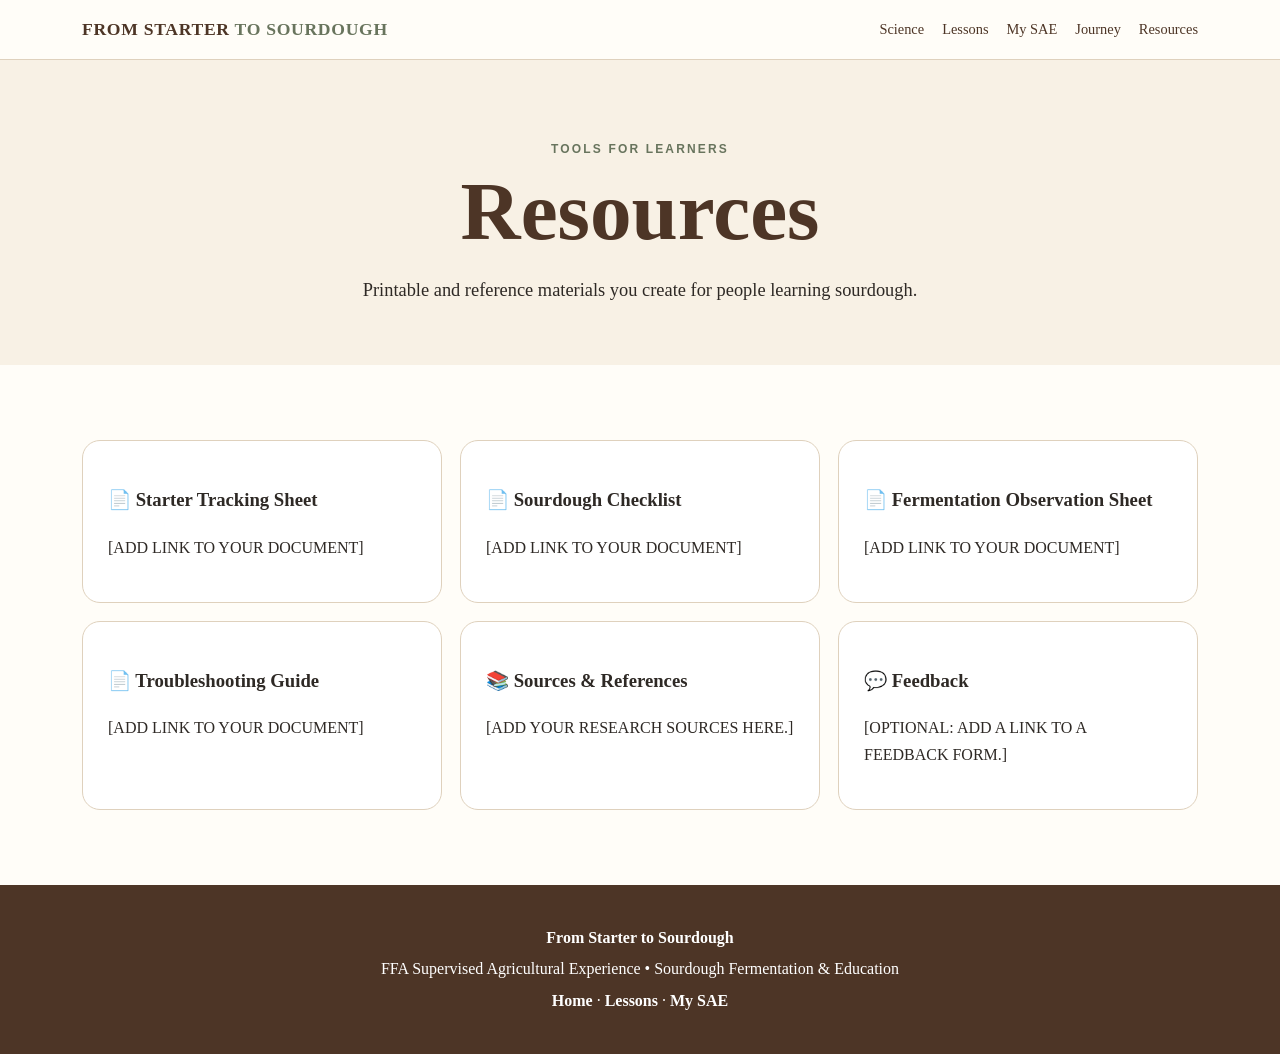
<file: resources.html>
<!doctype html><html lang="en"><head><meta charset="utf-8"><meta name="viewport" content="width=device-width,initial-scale=1"><title>Resources | From Starter to Sourdough</title><meta name="description" content="FFA SAE project about sourdough fermentation and education."><link rel="stylesheet" href="style.css"></head><body>
<nav class="nav"><div class="nav-inner"><a class="brand" href="index.html">FROM STARTER <span>TO SOURDOUGH</span></a><div class="links"><a href="science.html">Science</a><a href="lessons.html">Lessons</a><a href="portfolio.html">My SAE</a><a href="journey.html">Journey</a><a href="resources.html">Resources</a></div></div></nav>
<main>
<section class="page-head"><p class="eyebrow">TOOLS FOR LEARNERS</p><h1>Resources</h1><p>Printable and reference materials you create for people learning sourdough.</p></section>
<section class="section resource-grid"><article><h3>📄 Starter Tracking Sheet</h3><p>[ADD LINK TO YOUR DOCUMENT]</p></article><article><h3>📄 Sourdough Checklist</h3><p>[ADD LINK TO YOUR DOCUMENT]</p></article><article><h3>📄 Fermentation Observation Sheet</h3><p>[ADD LINK TO YOUR DOCUMENT]</p></article><article><h3>📄 Troubleshooting Guide</h3><p>[ADD LINK TO YOUR DOCUMENT]</p></article><article><h3>📚 Sources & References</h3><p>[ADD YOUR RESEARCH SOURCES HERE.]</p></article><article><h3>💬 Feedback</h3><p>[OPTIONAL: ADD A LINK TO A FEEDBACK FORM.]</p></article></section>
</main><footer class="footer"><p><strong>From Starter to Sourdough</strong></p><p>FFA Supervised Agricultural Experience • Sourdough Fermentation & Education</p><p><a href="index.html">Home</a> · <a href="lessons.html">Lessons</a> · <a href="portfolio.html">My SAE</a></p></footer>
</body></html>
</file>
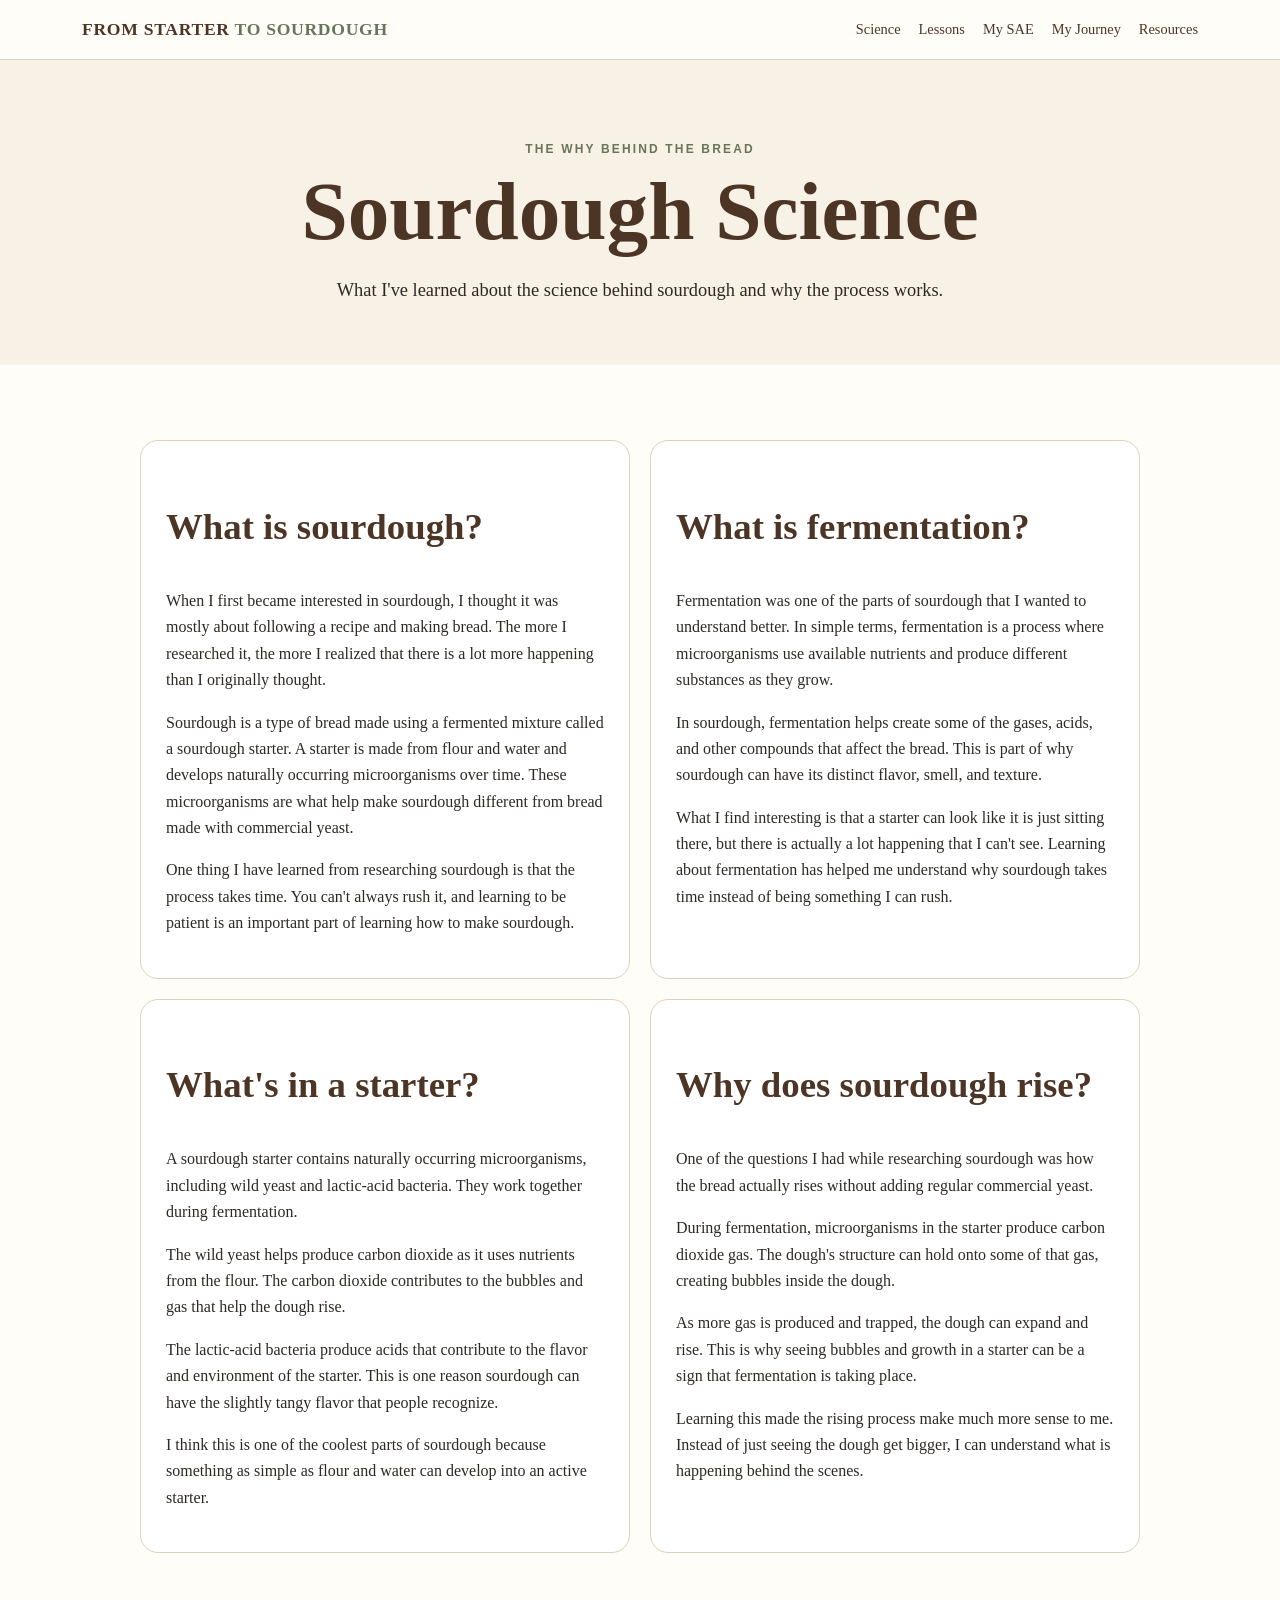
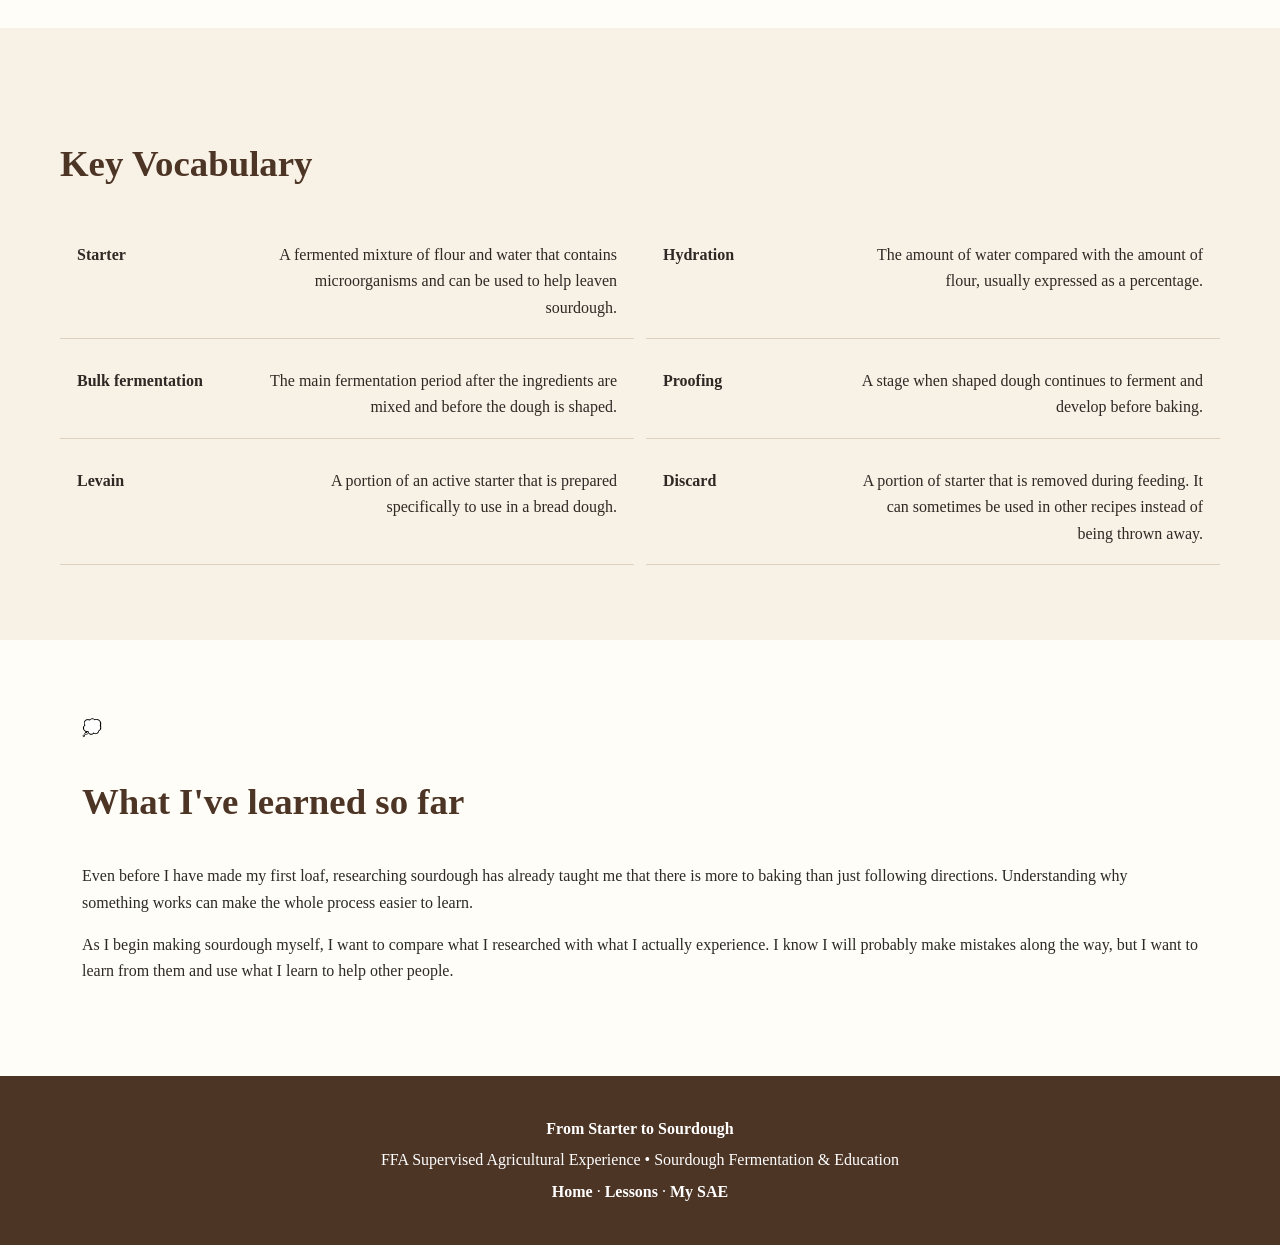
<file: science.html>
<!doctype html>

<html lang="en">
<head>
<meta charset="utf-8">
<meta name="viewport" content="width=device-width,initial-scale=1">
<title>Sourdough Science | From Starter to Sourdough</title>
<meta name="description" content="Learning about the science behind sourdough through my FFA SAE project.">
<link rel="stylesheet" href="style.css">
</head>

<body>

<nav class="nav">
<div class="nav-inner">
<a class="brand" href="index.html">FROM STARTER <span>TO SOURDOUGH</span></a>

<div class="links">
<a href="science.html">Science</a>
<a href="lessons.html">Lessons</a>
<a href="portfolio.html">My SAE</a>
<a href="journey.html">My Journey</a>
<a href="resources.html">Resources</a>
</div>
</div>
</nav>

<main>

<section class="page-head">
<p class="eyebrow">THE WHY BEHIND THE BREAD</p>
<h1>Sourdough Science</h1>
<p>What I've learned about the science behind sourdough and why the process works.</p>
</section>

<section class="section">

<div class="science-grid">

<article>
<h2>What is sourdough?</h2>

<p>
When I first became interested in sourdough, I thought it was mostly about
following a recipe and making bread. The more I researched it, the more I
realized that there is a lot more happening than I originally thought.
</p>

<p>
Sourdough is a type of bread made using a fermented mixture called a
sourdough starter. A starter is made from flour and water and develops
naturally occurring microorganisms over time. These microorganisms are what
help make sourdough different from bread made with commercial yeast.
</p>

<p>
One thing I have learned from researching sourdough is that the process takes
time. You can't always rush it, and learning to be patient is an important
part of learning how to make sourdough.
</p>
</article>

<article>
<h2>What is fermentation?</h2>

<p>
Fermentation was one of the parts of sourdough that I wanted to understand
better. In simple terms, fermentation is a process where microorganisms use
available nutrients and produce different substances as they grow.
</p>

<p>
In sourdough, fermentation helps create some of the gases, acids, and other
compounds that affect the bread. This is part of why sourdough can have its
distinct flavor, smell, and texture.
</p>

<p>
What I find interesting is that a starter can look like it is just sitting
there, but there is actually a lot happening that I can't see. Learning about
fermentation has helped me understand why sourdough takes time instead of
being something I can rush.
</p>
</article>

<article>
<h2>What's in a starter?</h2>

<p>
A sourdough starter contains naturally occurring microorganisms, including
wild yeast and lactic-acid bacteria. They work together during fermentation.
</p>

<p>
The wild yeast helps produce carbon dioxide as it uses nutrients from the
flour. The carbon dioxide contributes to the bubbles and gas that help the
dough rise.
</p>

<p>
The lactic-acid bacteria produce acids that contribute to the flavor and
environment of the starter. This is one reason sourdough can have the
slightly tangy flavor that people recognize.
</p>

<p>
I think this is one of the coolest parts of sourdough because something as
simple as flour and water can develop into an active starter.
</p>
</article>

<article>
<h2>Why does sourdough rise?</h2>

<p>
One of the questions I had while researching sourdough was how the bread
actually rises without adding regular commercial yeast.
</p>

<p>
During fermentation, microorganisms in the starter produce carbon dioxide
gas. The dough's structure can hold onto some of that gas, creating bubbles
inside the dough.
</p>

<p>
As more gas is produced and trapped, the dough can expand and rise. This is
why seeing bubbles and growth in a starter can be a sign that fermentation is
taking place.
</p>

<p>
Learning this made the rising process make much more sense to me. Instead of
just seeing the dough get bigger, I can understand what is happening behind
the scenes.
</p>
</article>

</div>
</section>

<section class="section cream">

<h2>Key Vocabulary</h2>

<div class="glossary">

<div>
<b>Starter</b>
<span>A fermented mixture of flour and water that contains microorganisms and
can be used to help leaven sourdough.</span>
</div>

<div>
<b>Hydration</b>
<span>The amount of water compared with the amount of flour, usually expressed
as a percentage.</span>
</div>

<div>
<b>Bulk fermentation</b>
<span>The main fermentation period after the ingredients are mixed and before
the dough is shaped.</span>
</div>

<div>
<b>Proofing</b>
<span>A stage when shaped dough continues to ferment and develop before
baking.</span>
</div>

<div>
<b>Levain</b>
<span>A portion of an active starter that is prepared specifically to use in a
bread dough.</span>
</div>

<div>
<b>Discard</b>
<span>A portion of starter that is removed during feeding. It can sometimes be
used in other recipes instead of being thrown away.</span>
</div>

</div>
</section>

<section class="section">

<div class="quote">

<span>💭</span>

<h2>What I've learned so far</h2>

<p>
Even before I have made my first loaf, researching sourdough has already
taught me that there is more to baking than just following directions.
Understanding why something works can make the whole process easier to learn.
</p>

<p>
As I begin making sourdough myself, I want to compare what I researched with
what I actually experience. I know I will probably make mistakes along the
way, but I want to learn from them and use what I learn to help other people.
</p>

</div>

</section>

</main>

<footer class="footer">
<p><strong>From Starter to Sourdough</strong></p>
<p>FFA Supervised Agricultural Experience • Sourdough Fermentation & Education</p>
<p>
<a href="index.html">Home</a> ·
<a href="lessons.html">Lessons</a> ·
<a href="portfolio.html">My SAE</a>
</p>
</footer>

</body>
</html>
</file>
<file: style.css>
:root{--cream:#f8f1e5;--paper:#fffdf8;--brown:#4d3526;--tan:#caa878;--sage:#68745d;--ink:#2e2925;--line:#dfd1bd}
*{box-sizing:border-box}body{margin:0;color:var(--ink);background:var(--paper);font-family:Georgia,'Times New Roman',serif;line-height:1.65}a{color:var(--brown);text-decoration:none;font-weight:bold}a:hover{text-decoration:underline}.nav{position:sticky;top:0;z-index:10;background:rgba(255,253,248,.96);border-bottom:1px solid var(--line);backdrop-filter:blur(8px)}.nav-inner{max-width:1160px;margin:auto;padding:15px 22px;display:flex;align-items:center;gap:22px}.brand{font-weight:bold;font-size:1.1rem;letter-spacing:.04em;white-space:nowrap}.brand span{color:var(--sage)}.links{margin-left:auto;display:flex;gap:18px;flex-wrap:wrap;font-size:.9rem}.links a{font-weight:normal}.hero{max-width:1160px;margin:auto;padding:90px 22px 80px;display:grid;grid-template-columns:1.2fr .8fr;gap:50px;align-items:center}.eyebrow{font-family:Arial,sans-serif;font-size:.75rem;letter-spacing:.18em;font-weight:bold;color:var(--sage);margin:0 0 12px}.hero h1,.page-head h1{font-size:clamp(3rem,7vw,6.4rem);line-height:.95;margin:0 0 24px;color:var(--brown)}.hero h1 span{color:var(--sage);font-style:italic}.lead{font-size:1.25rem;max-width:650px}.buttons{display:flex;gap:12px;margin-top:30px;flex-wrap:wrap}.btn{background:var(--brown);color:white;padding:13px 21px;border-radius:999px;text-decoration:none}.btn.secondary{background:transparent;color:var(--brown);border:1px solid var(--brown)}.starter-card{background:var(--cream);border-radius:30px;padding:35px;text-align:center;box-shadow:0 15px 40px rgba(77,53,38,.1)}.jar{width:210px;height:250px;margin:0 auto 18px;border:7px solid #b8a999;border-radius:25px 25px 35px 35px;position:relative;background:rgba(255,255,255,.35);overflow:hidden}.starter{position:absolute;bottom:0;width:100%;height:62%;background:#e8d5ae;border-top:7px solid #d4bc8b}.jar-label{position:absolute;left:25px;right:25px;top:100px;padding:12px;background:#fffdf8;border:1px solid var(--line);font-weight:bold;color:var(--brown);letter-spacing:.08em}.section{max-width:1160px;margin:auto;padding:75px 22px}.cream{max-width:none;background:var(--cream)}.cream>*{max-width:1160px;margin-left:auto;margin-right:auto}.intro h2,.section h2{font-size:2.3rem;color:var(--brown)}.cards{display:grid;gap:20px}.cards.three{grid-template-columns:repeat(3,1fr)}.cards article,.portfolio-grid article,.resource-grid article,.problem,.lesson-box,.science-grid article{border:1px solid var(--line);border-radius:18px;padding:25px;background:#fff}.cards span,.portfolio-grid span{font-size:2rem}.cards h3,.portfolio-grid h3{margin-bottom:7px}.page-head{padding:80px 22px 60px;background:var(--cream);text-align:center}.page-head h1{font-size:clamp(3rem,7vw,5.2rem)}.page-head p:last-child{max-width:680px;margin:0 auto;font-size:1.15rem}.science-grid{max-width:1000px;margin:auto;display:grid;grid-template-columns:1fr 1fr;gap:20px}.glossary{display:grid;grid-template-columns:1fr 1fr;gap:12px}.glossary div{padding:17px;border-bottom:1px solid var(--line);display:flex;gap:20px}.glossary span{margin-left:auto;text-align:right;max-width:65%}.steps{max-width:850px;margin:auto}.step{display:grid;grid-template-columns:70px 1fr;gap:20px;padding:25px 0;border-bottom:1px solid var(--line)}.step>b,.timeline b{font-family:Arial,sans-serif;color:var(--sage);font-size:1.3rem}.step h3{margin:0;color:var(--brown);font-size:1.4rem}.step p{margin:4px 0 10px}.lesson{max-width:900px}.lesson-box{margin-bottom:18px}.lesson-box h2{font-size:1.6rem;margin-top:0}.timeline{max-width:850px;margin:auto;display:grid;gap:14px}.timeline div{background:#fff;border-left:5px solid var(--tan);padding:22px 25px;border-radius:0 15px 15px 0}.timeline h3{margin:0 0 5px;color:var(--brown)}.problem{margin:15px auto;max-width:850px}.problem h3{color:var(--brown)}.portfolio-grid{display:grid;grid-template-columns:repeat(3,1fr);gap:18px}.journal{max-width:850px}.journal article{padding:28px 0;border-bottom:1px solid var(--line)}.date{font-family:Arial,sans-serif;color:var(--sage);font-size:.75rem;letter-spacing:.15em;font-weight:bold}.photo-placeholder{margin-top:18px;background:var(--cream);min-height:150px;display:grid;place-items:center;border-radius:15px;color:#796b5c}.resource-grid{display:grid;grid-template-columns:repeat(3,1fr);gap:18px}.footer{background:var(--brown);color:#fff;padding:35px 22px;text-align:center}.footer a{color:#fff}.footer p{margin:5px}.mobile-note{display:none}@media(max-width:800px){.links{display:none}.hero{grid-template-columns:1fr;padding-top:60px}.cards.three,.portfolio-grid,.resource-grid,.science-grid{grid-template-columns:1fr}.glossary{grid-template-columns:1fr}.glossary div{display:block}.glossary span{display:block;text-align:left;max-width:none;margin:5px 0}.page-head{padding:60px 22px 45px}.hero h1{font-size:4rem}.mobile-note{display:block;font-size:.8rem;color:#6b625a}.nav-inner{justify-content:center}.brand{font-size:1rem}}
/* Sourdough Journey Photo Sections */
.photo-placeholder {
border: 2px dashed #999;
border-radius: 12px;
padding: 35px 20px;
margin: 20px 0;
text-align: center;
min-height: 120px;
}
.photo-placeholder p {
margin: 8px 0;
}
</file>
